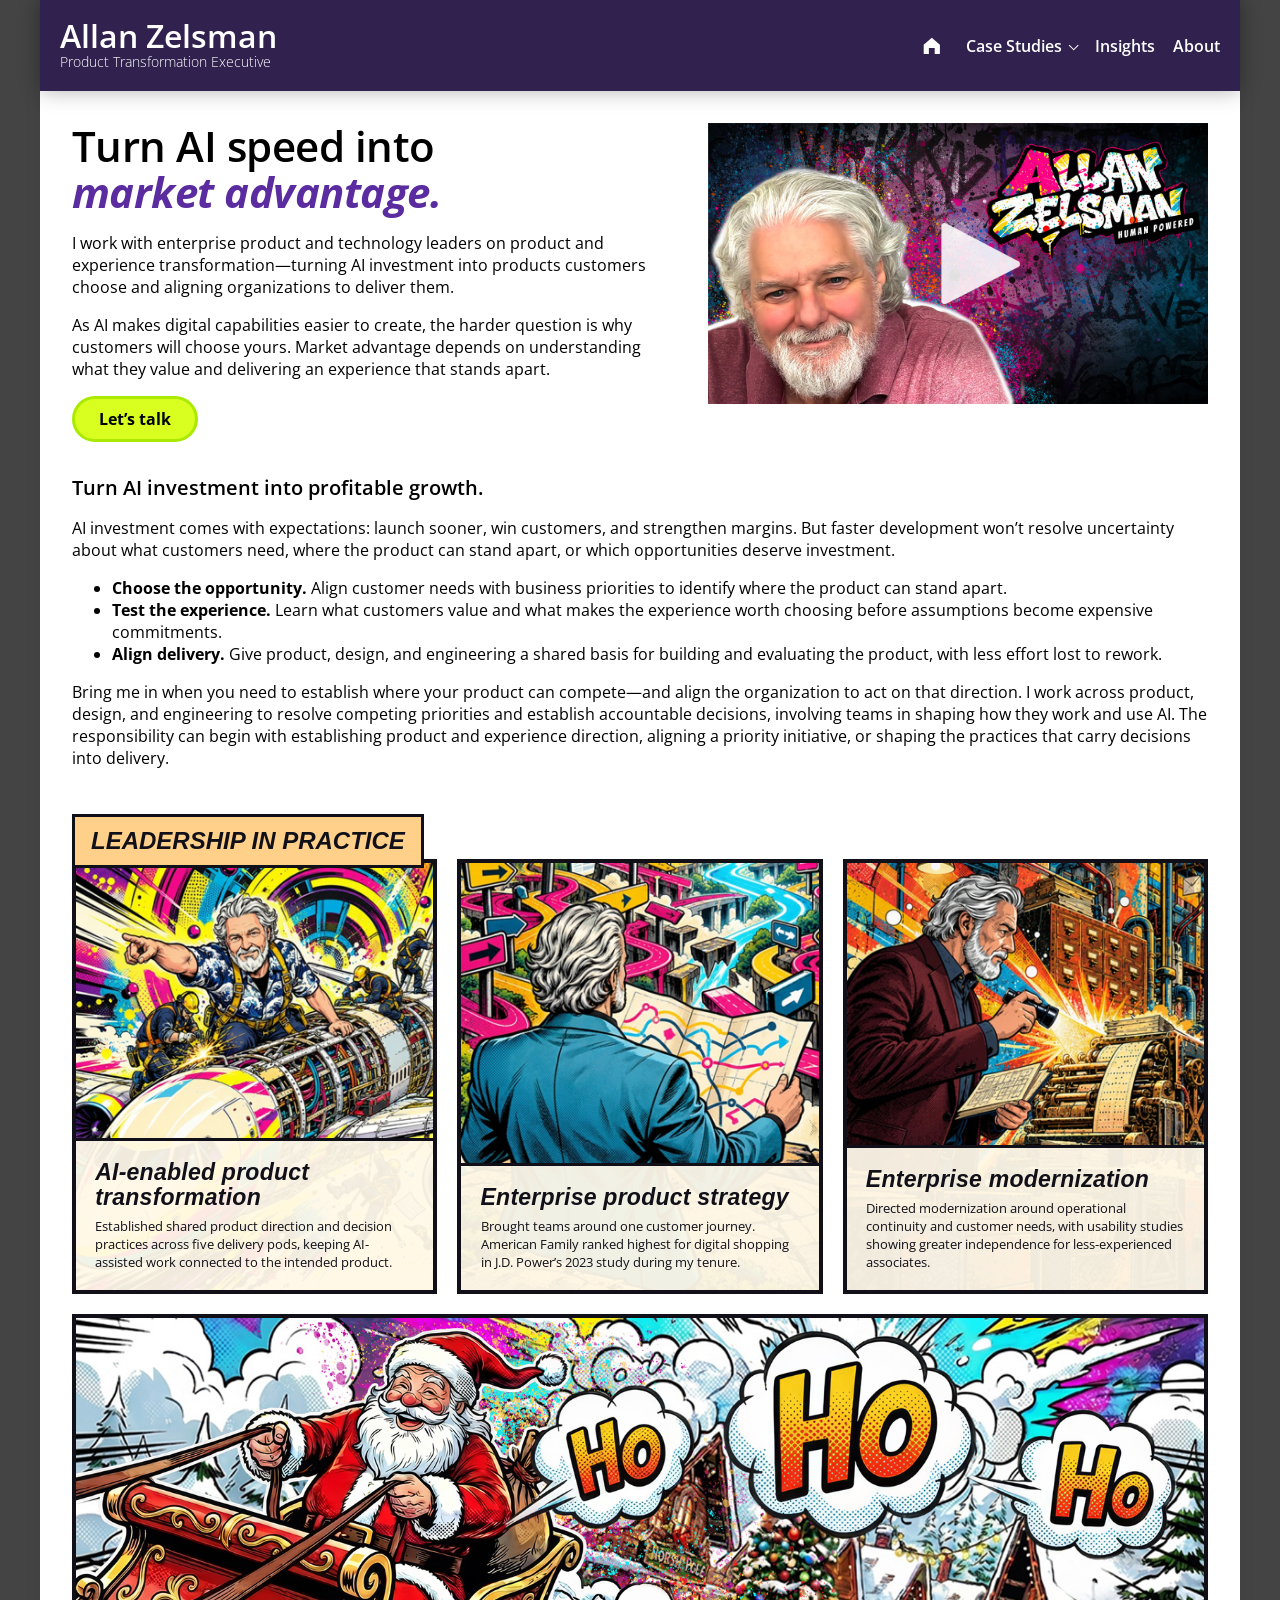
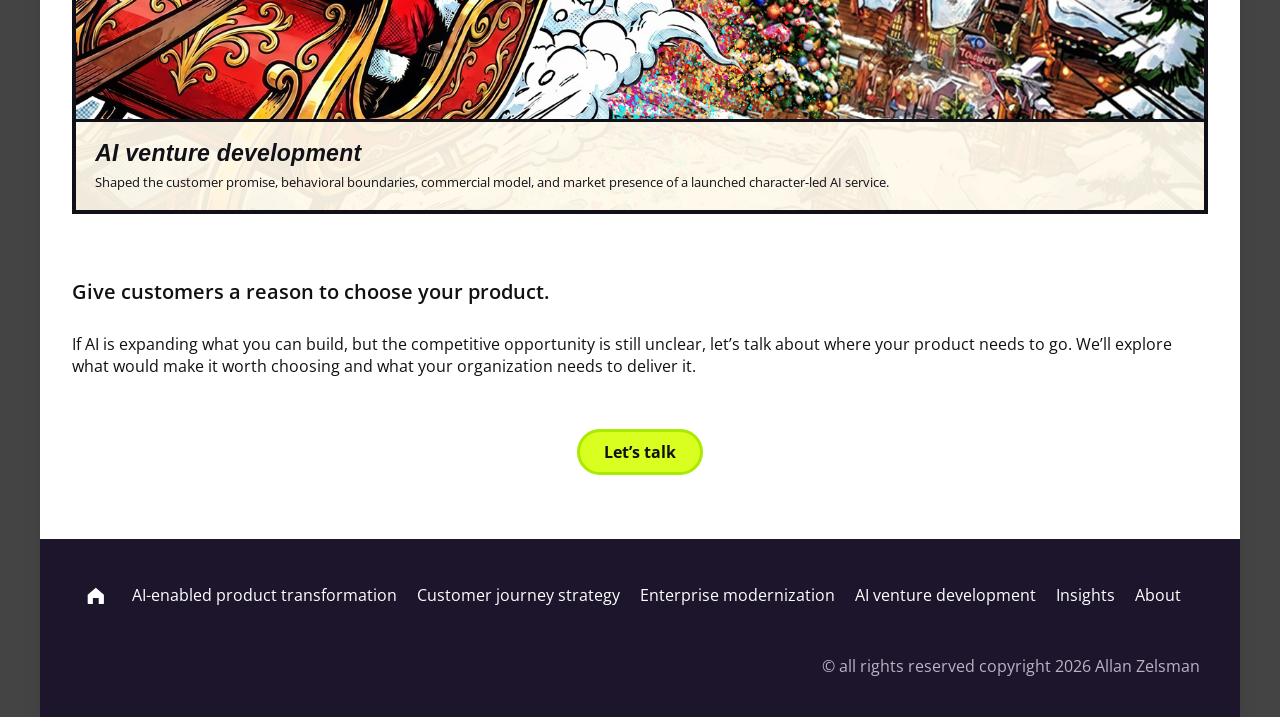
<file: index.html>
<!DOCTYPE html>
<html lang="en">
<head>
  <meta charset="UTF-8" />
  <meta name="viewport" content="width=device-width, initial-scale=1.0"/>
  <title>Allan Zelsman | Product Transformation Executive</title>
  <meta name="description" content="Product transformation executive Allan Zelsman connects customer understanding, experience strategy, and organizational alignment to turn AI opportunity into products customers choose." />
  <link rel="stylesheet" href="css/global.css?v=20261026-3" />
  <link rel="stylesheet" href="css/index.css?v=20261021-6" />
    <script src="local-scripts.js?v=20261026-2" defer></script>
</head>
<body>
<main id="main-container" class="container" role="main" tabindex="-1">
    <header id="header" role="banner">
    </header>

    <!-- Main content section -->
    <section class="content" aria-label="Main Content">
          <section id="hero" class="content-container flex-row-wrap">
            <div class="hero-text">
              <h1 class="hero-title">
                Turn AI speed into
                <span class="hero-title__line"><em class="hero-title__accent">market advantage.</em></span>
              </h1>
              <p class="hero-supporting">
                I work with enterprise product and technology leaders on product and experience transformation—turning AI investment into products customers choose and aligning organizations to deliver them.
              </p>
              <p>As AI makes digital capabilities easier to create, the harder question is why customers will choose yours. Market advantage depends on understanding what they value and delivering an experience that stands apart.</p>
              
            <section id="hero-cta" aria-label="Start a conversation">
              <a href="contact.html" class="cta-button">Let’s talk</a>
            </section>
            </div>
            <div class="hero-image">
              <a href="#" class="media-trigger" data-type="youtube" data-video="https://www.youtube.com/embed/Zq8h3znCR3E?modestbranding=1&rel=0&showinfo=0" data-aspect="9:16" aria-label="Play Allan’s introduction video">
            <img class="hero-image" src="img/AZ-homepage-thumb.jpg" alt="Allan Zelsman — watch his introduction" />
          </a>
            </div>
            
            <!-- <div class="hero">
              <div class="hero-video-wrapper">
              <iframe 
                  src="https://www.youtube.com/embed/Zq8h3znCR3E?modestbranding=1&rel=0&showinfo=0" 
                  title="Allan Zelsman's Portfolio" 
                  frameborder="0" 
                  allow="accelerometer; autoplay; clipboard-write; encrypted-media; gyroscope; picture-in-picture; web-share" 
                  referrerpolicy="strict-origin-when-cross-origin" 
                  allowfullscreen>
              </iframe>
              </div>
            </div> -->
          </section>
          
        <div id="content-container">
            
            <section aria-labelledby="ai-investment-title">
              <h2 id="ai-investment-title">Turn AI investment into profitable growth.</h2>
              <p>AI investment comes with expectations: launch sooner, win customers, and strengthen margins. But faster development won’t resolve uncertainty about what customers need, where the product can stand apart, or which opportunities deserve investment.</p>
              <ul class="po-moves">
                <li><strong>Choose the opportunity.</strong> Align customer needs with business priorities to identify where the product can stand apart.</li>
                <li><strong>Test the experience.</strong> Learn what customers value and what makes the experience worth choosing before assumptions become expensive commitments.</li>
                <li><strong>Align delivery.</strong> Give product, design, and engineering a shared basis for building and evaluating the product, with less effort lost to rework.</li>
              </ul>
              <p>Bring me in when you need to establish where your product can compete—and align the organization to act on that direction. I work across product, design, and engineering to resolve competing priorities and establish accountable decisions, involving teams in shaping how they work and use AI. The responsibility can begin with establishing product and experience direction, aligning a priority initiative, or shaping the practices that carry decisions into delivery.</p>
            </section>
            <p class="projects-caption">Leadership in practice</p>
            <div class="projects-grid">
                <a class="project-story-card project-story-card--artizent" href="artizent.html" aria-label="Read the Artizent and Insurity case study">
                  <img class="project-story-card__art" src="img/Artizent-card.jpg" alt="Allan directs a team completing an unfinished passenger jet while it is already flying" />
                  <span class="project-story-card__copy">
                    <span class="project-story-card__title">AI-enabled product transformation</span>
                    <span class="project-story-card__message">Established shared product direction and decision practices across five delivery pods, keeping AI-assisted work connected to the intended product.</span>
                  </span>
                </a>

                <a class="project-story-card project-story-card--afi" href="afi.html" aria-label="Read the American Family Insurance case study">
                  <img class="project-story-card__art" src="img/AFI-card.jpg" alt="Allan studies a map from behind while competing customer journeys point in many directions and converge toward one path" />
                  <span class="project-story-card__copy">
                    <span class="project-story-card__title">Enterprise product strategy</span>
                    <span class="project-story-card__message">Brought teams around one customer journey. American Family ranked highest for digital shopping in J.D. Power’s 2023 study during my tenure.</span>
                  </span>
                </a>

                <a class="project-story-card project-story-card--cgi" href="cgi.html" aria-label="Read the CGI Momentum case study">
                  <img class="project-story-card__art" src="img/CGI-card.jpg" alt="Allan examines layers of interconnected legacy machinery operating beneath an institutional archive" />
                  <span class="project-story-card__copy">
                    <span class="project-story-card__title">Enterprise modernization</span>
                    <span class="project-story-card__message">Directed modernization around operational continuity and customer needs, with usability studies showing greater independence for less-experienced associates.</span>
                  </span>
                </a>

                <a class="project-story-card project-story-card--smc" href="smc.html" aria-label="Read the Santa's Magic Call case study">
                  <img class="project-story-card__art" src="img/Santa-card.jpg" alt="Santa launches over the North Pole village in his sleigh, trailing an explosive ribbon of manga-inspired snow" />
                  <span class="project-story-card__copy">
                    <span class="project-story-card__title">AI venture development</span>
                    <span class="project-story-card__message">Shaped the customer promise, behavioral boundaries, commercial model, and market presence of a launched character-led AI service.</span>
                  </span>
                </a>
            </div>

            <!--
            <div class="recommendation">
              <img src="img/thumbs-up-icon.png" alt="Thumbs up" />
              <div class="recommendation-text">
                <strong>Recommendations</strong>
                <ul class="testimonial-list">
                  <li>
                    “Allan has both a deep understanding of design, and of the technical details required to deliver complex products. He’s a collaborative leader who brings clarity and momentum to every team.”
                    <br><span class="recommendation-author">— Colleague & Product Owner</span>
                  </li>
                  <li>
                    “Working with Allan was a masterclass in product strategy and UX. He’s able to translate vision into actionable steps and inspire teams to deliver their best work.”
                    <br><span class="recommendation-author">— Senior UX Designer</span>
                  </li>
                  <li>
                    “Allan’s ability to bridge business, design, and engineering is rare. He’s a trusted partner for any high-stakes initiative.”
                    <br><span class="recommendation-author">— CTO</span>
                  </li>
                </ul>
              </div>
            </div>
            -->
        </div>
    </section>

    <!-- Call to Action section -->
    <section id="cta" class="content-invitation" data-cta="" data-cta-heading="Give customers a reason to choose your product." data-cta-context="If AI is expanding what you can build, but the competitive opportunity is still unclear, let’s talk about where your product needs to go. We’ll explore what would make it worth choosing and what your organization needs to deliver it." data-cta-label="Let’s talk" data-cta-href="contact.html" aria-label="Start a conversation">
    </section>
    <footer id="footer" role="contentinfo">
    </footer>
</main>
</body>
</html>
</file>
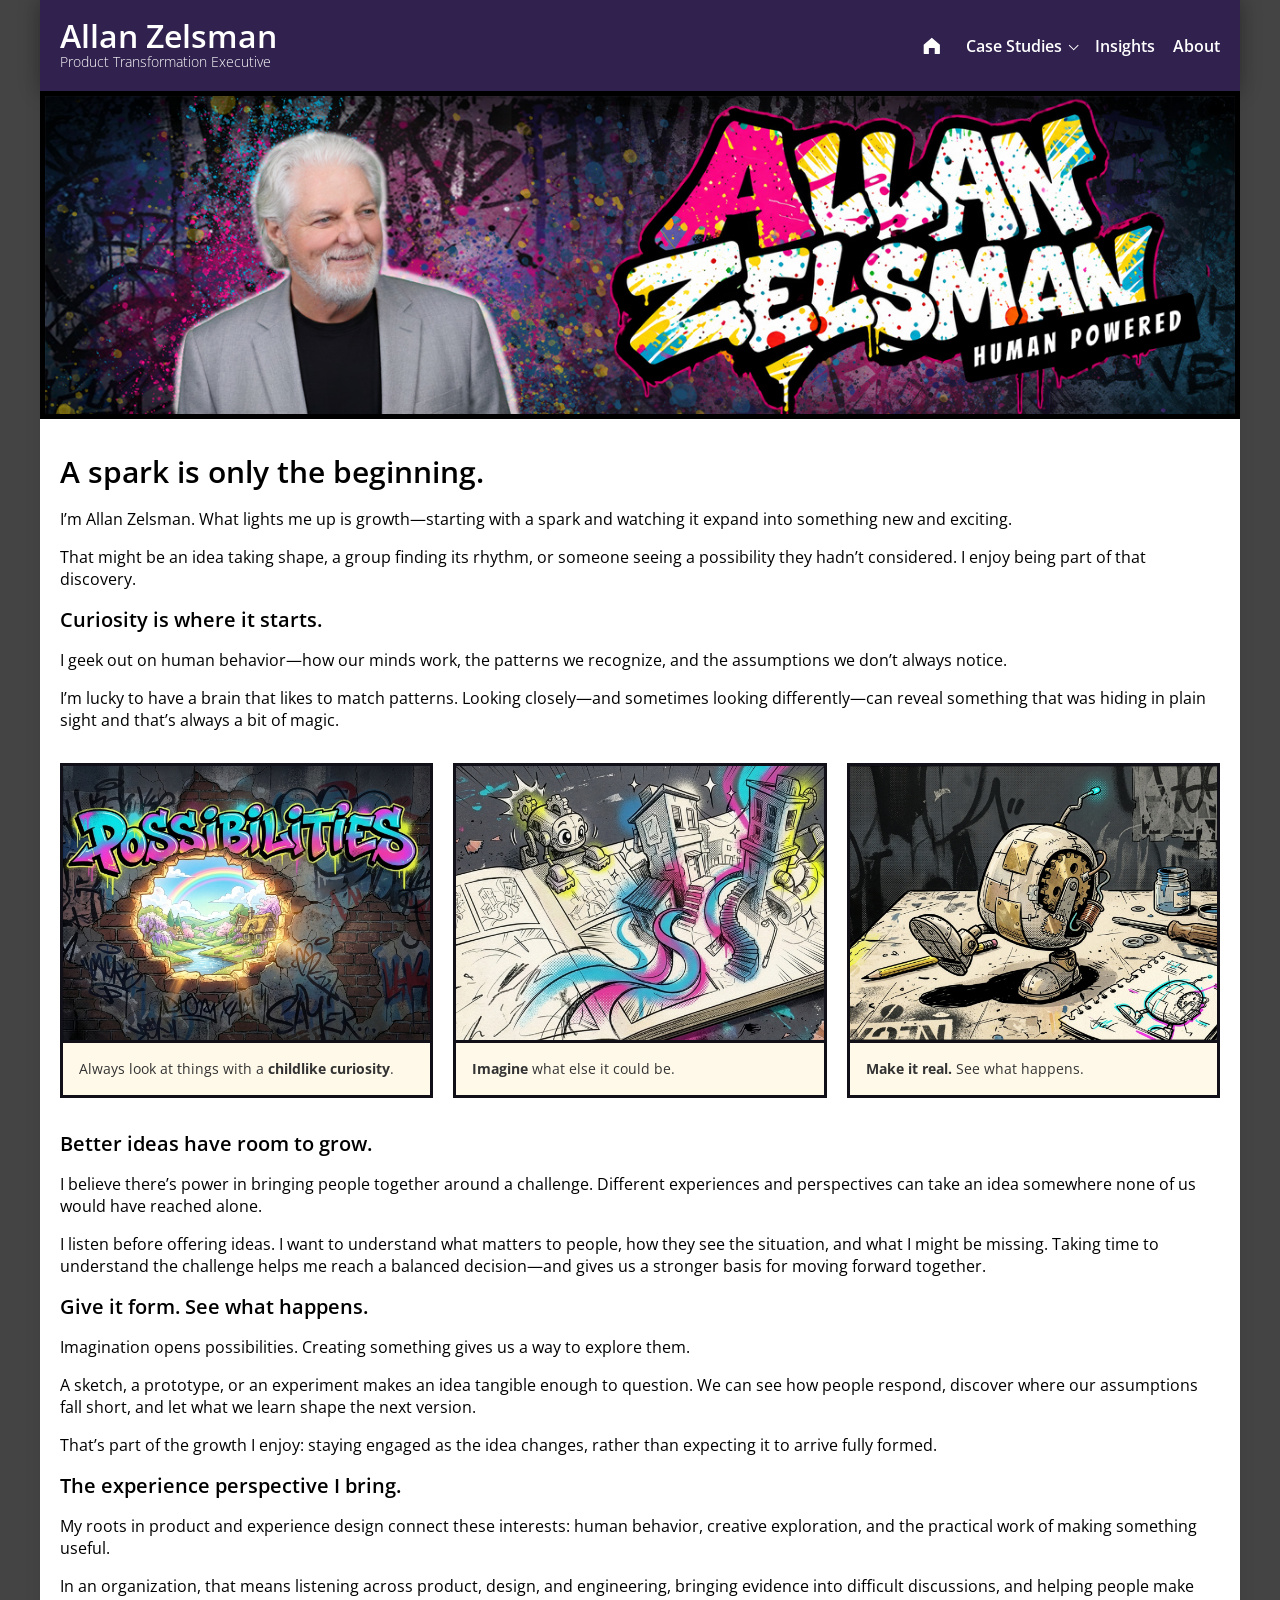
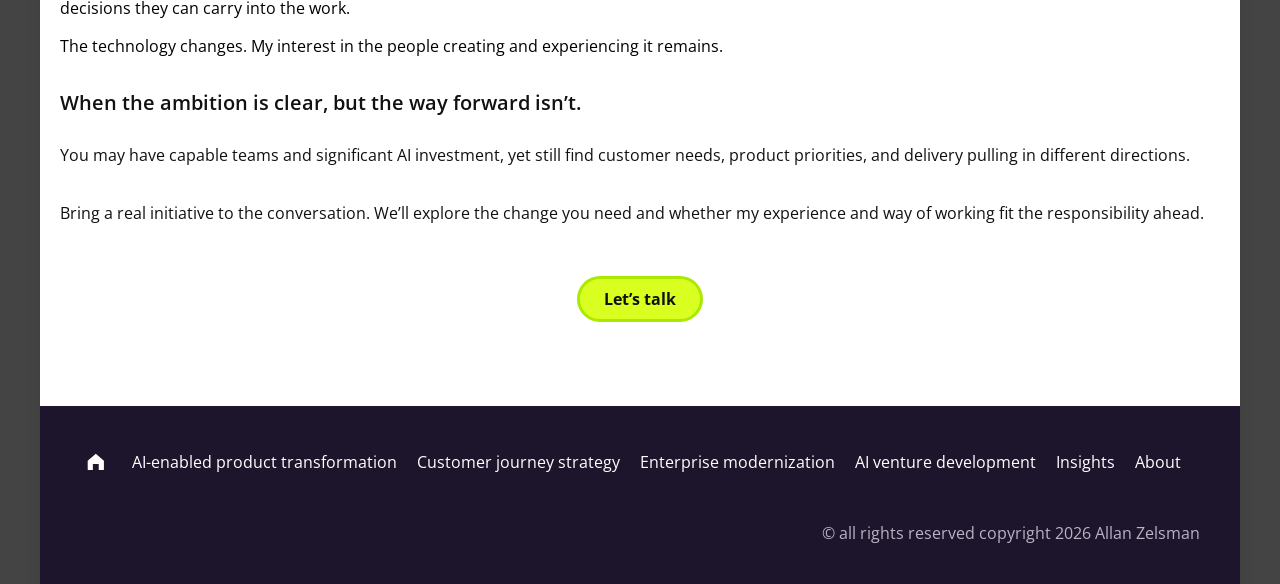
<file: about.html>
<!DOCTYPE html>
<html lang="en">
<head>
  <meta charset="UTF-8" />
  <meta name="viewport" content="width=device-width, initial-scale=1.0" />
  <title>About Allan Zelsman | Product Transformation Executive</title>
  <meta name="description" content="Meet Allan Zelsman: product and experience roots, cross-functional leadership, and a practical approach to AI-enabled product transformation." />
  <link rel="stylesheet" href="css/global.css?v=20261026-3" />
  <link rel="stylesheet" href="css/afi.css?v=20261012-2" />
  <link rel="stylesheet" href="css/about.css?v=20261023-2" />
  <script src="local-scripts.js?v=20261026-2" defer></script>
</head>
<body>
<main id="main-container" class="container" tabindex="-1">
  <header id="header" role="banner"></header>

  <div class="hero bordered">
    <img src="img/about-hero.jpg" alt="Allan Zelsman beside expressive comic lettering" />
  </div>

  <section class="content-container about-content" aria-label="About Allan Zelsman">
    <article>
      <h1 class="with-subtitle">A spark is only the beginning.</h1>
      <p>I’m Allan Zelsman. What lights me up is growth—starting with a spark and watching it expand into something new and exciting.</p>
      <p>That might be an idea taking shape, a group finding its rhythm, or someone seeing a possibility they hadn’t considered. I enjoy being part of that discovery.</p>

      <section aria-labelledby="about-curiosity-title">
        <h2 id="about-curiosity-title">Curiosity is where it starts.</h2>
        <p>I geek out on human behavior—how our minds work, the patterns we recognize, and the assumptions we don’t always notice.</p>
        <p>I’m lucky to have a brain that likes to match patterns. Looking closely—and sometimes looking differently—can reveal something that was hiding in plain sight and that’s always a bit of magic.</p>
      </section>

      <section class="about-story" aria-label="Curiosity, imagination, and making">
        <div class="card about-story__card">
          <a href="#" class="media-trigger" data-type="image" data-src="img/about-possibilities.jpg" data-title="Possibilities" data-description="If we want to change the way something looks, we need to change the way we look at it. There's a gift waiting, we just have to listen." aria-label="Open image and story: curiosity beneath the surface">
            <img src="img/about-possibilities.jpg" alt="A graffiti wall marked Possibilities opens onto a bright pastoral landscape with a rainbow" />
          </a>
          <div class="card-content"><p>Always look at things with a <strong>childlike curiosity</strong>.</p></div>
        </div>
        <div class="card about-story__card">
          <a href="#" class="media-trigger" data-type="image" data-src="img/about-sketchbook.jpg" data-title="Imagine" data-description="I enjoy following a spark beyond the obvious. Different perspectives can take an idea somewhere I wouldn’t have reached alone. That’s part of the excitement: discovering what it could become." aria-label="Open image and story: imagination">
            <img src="img/about-sketchbook.jpg" alt="An open sketchbook comes to life with whimsical buildings, winding colored paths, and a playful mechanical creature" />
          </a>
          <div class="card-content"><p><strong>Imagine</strong> what else it could be.</p></div>
        </div>
        <div class="card about-story__card">
          <a href="#" class="media-trigger" data-type="image" data-src="img/about-bot.jpg" data-title="Make it real" data-description="Making something gives me a way to explore it. I can question my assumptions, see how people respond, and let what I learn shape the next version. Watching it grow is what lights me up." aria-label="Open image and story: making an idea real">
            <img src="img/about-bot.jpg" alt="A handmade mechanical invention takes a tentative step on a workbench beside its sketch and tools" />
          </a>
          <div class="card-content"><p><strong>Make it real.</strong> See what happens.</p></div>
        </div>
      </section>

      <section aria-labelledby="about-together-title">
        <h2 id="about-together-title">Better ideas have room to grow.</h2>
        <p>I believe there’s power in bringing people together around a challenge. Different experiences and perspectives can take an idea somewhere none of us would have reached alone.</p>
        <p>I listen before offering ideas. I want to understand what matters to people, how they see the situation, and what I might be missing. Taking time to understand the challenge helps me reach a balanced decision—and gives us a stronger basis for moving forward together.</p>
      </section>

      <section aria-labelledby="about-creation-title">
        <h2 id="about-creation-title">Give it form. See what happens.</h2>
        <p>Imagination opens possibilities. Creating something gives us a way to explore them.</p>
        <p>A sketch, a prototype, or an experiment makes an idea tangible enough to question. We can see how people respond, discover where our assumptions fall short, and let what we learn shape the next version.</p>
        <p>That’s part of the growth I enjoy: staying engaged as the idea changes, rather than expecting it to arrive fully formed.</p>
      </section>

      <section aria-labelledby="about-experience-title">
        <h2 id="about-experience-title">The experience perspective I bring.</h2>
        <p>My roots in product and experience design connect these interests: human behavior, creative exploration, and the practical work of making something useful.</p>
        <p>In an organization, that means listening across product, design, and engineering, bringing evidence into difficult discussions, and helping people make decisions they can carry into the work.</p>
        <p>The technology changes. My interest in the people creating and experiencing it remains.</p>
      </section>

      <section id="about-cta" class="content-invitation" data-cta="" data-cta-heading="When the ambition is clear, but the way forward isn’t." data-cta-context="You may have capable teams and significant AI investment, yet still find customer needs, product priorities, and delivery pulling in different directions." data-cta-followup="Bring a real initiative to the conversation. We’ll explore the change you need and whether my experience and way of working fit the responsibility ahead." data-cta-label="Let’s talk" data-cta-href="contact.html" aria-label="Start a conversation"></section>
    </article>
  </section>


  <footer id="footer" role="contentinfo"></footer>
</main>
</body>
</html>
</file>
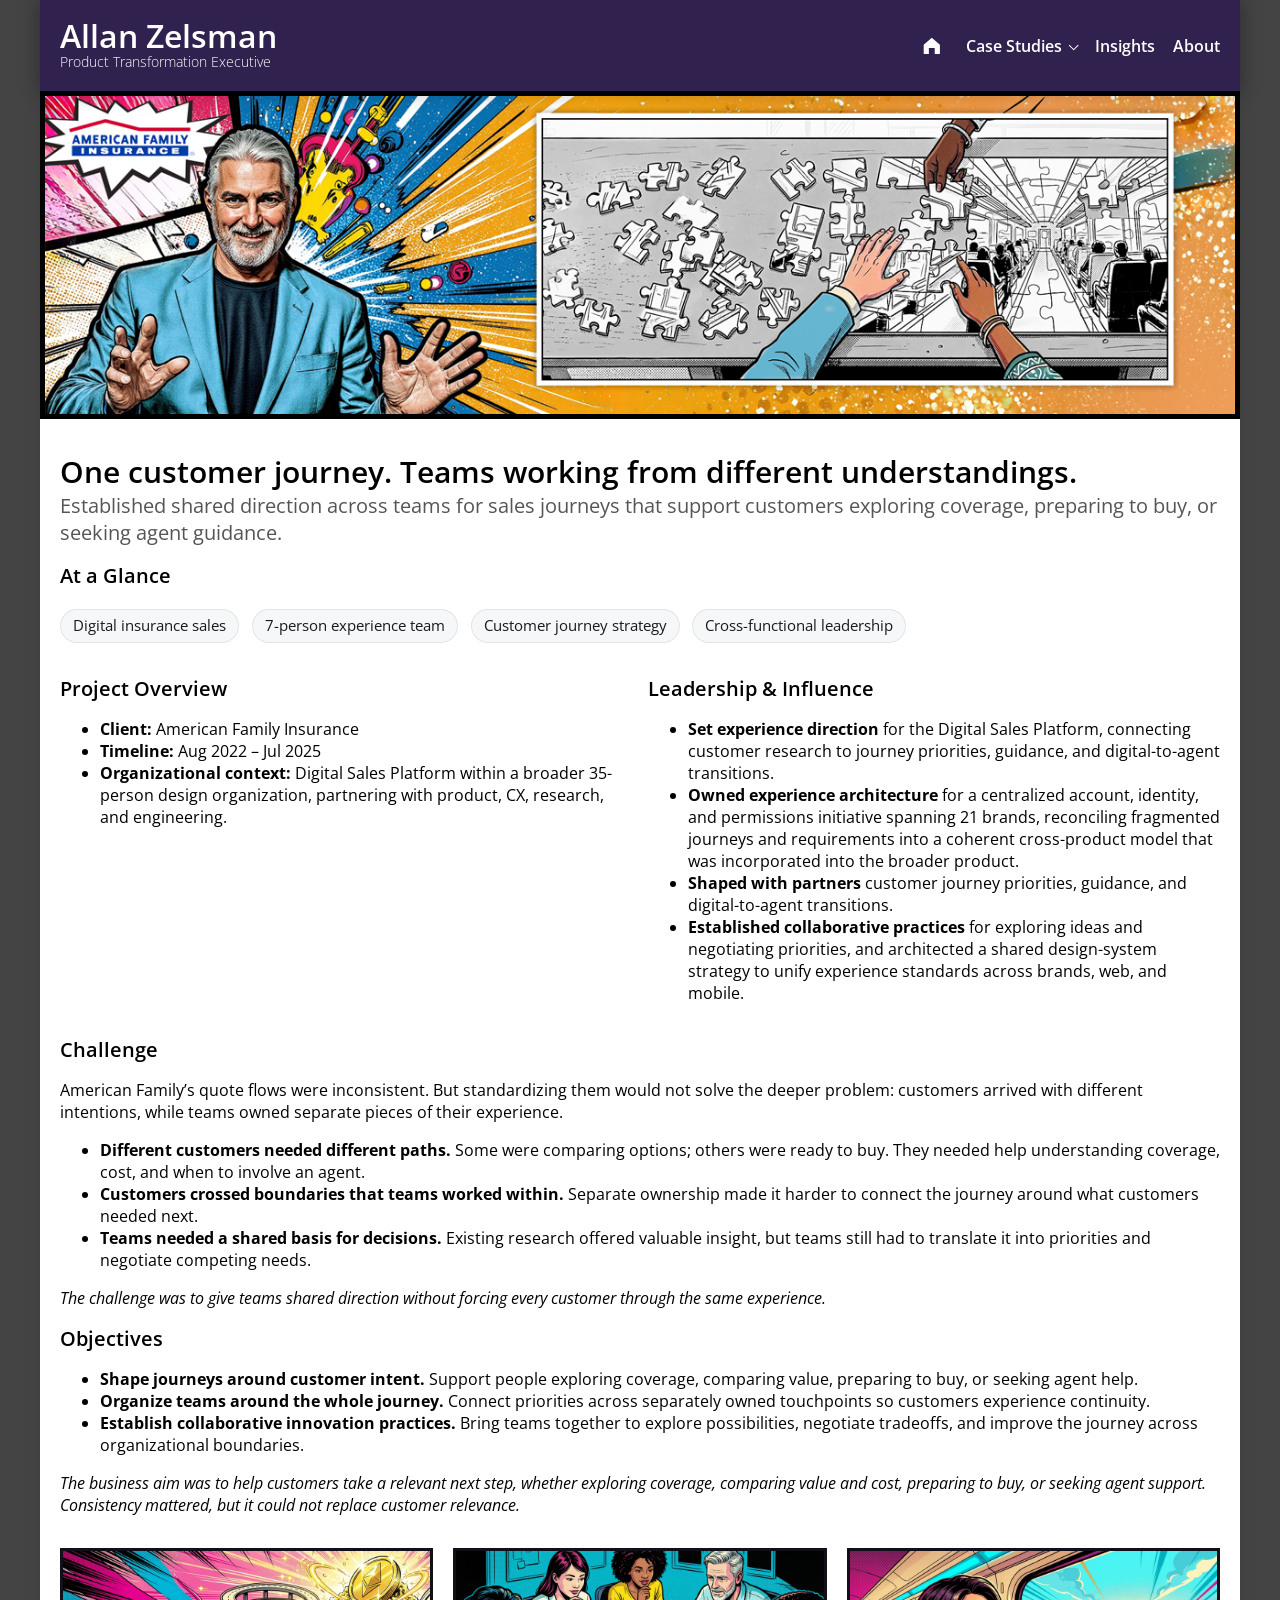
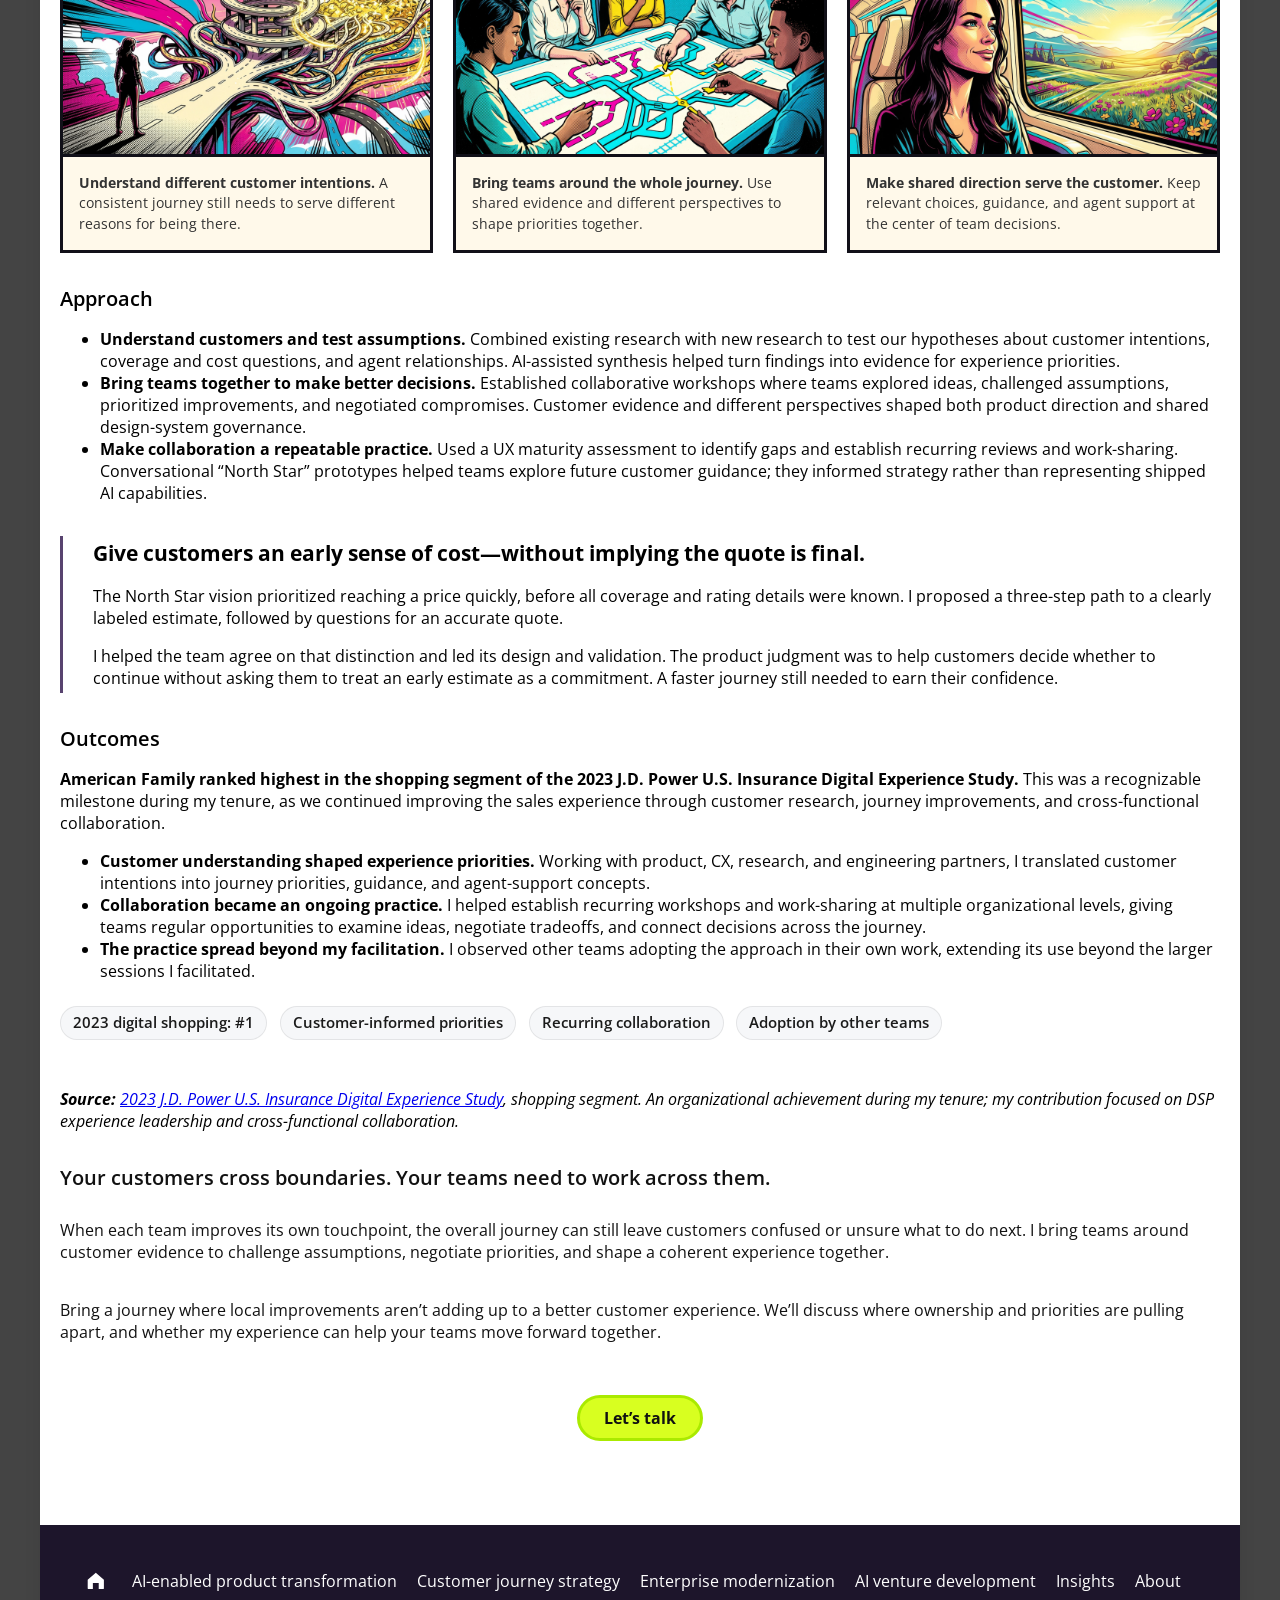
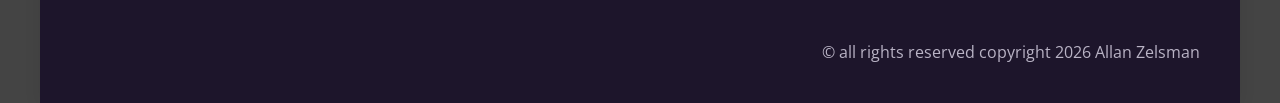
<file: afi.html>
<!DOCTYPE html>
<html lang="en">
<head>
  <meta charset="UTF-8" />
  <meta name="viewport" content="width=device-width, initial-scale=1.0"/>
  <title>American Family | Enterprise Sales Transformation</title>
  <meta name="description" content="Leading digital sales experience strategy, team alignment, and reusable product foundations at American Family Insurance." />
  <link rel="stylesheet" href="css/global.css?v=20261026-3" />
  <link rel="stylesheet" href="css/artizent.css?v=20261017-3" />
  <link rel="stylesheet" href="css/afi.css?v=20261017-4" />
    <script src="local-scripts.js?v=20261026-2" defer></script>
</head>
<body>
<div id="main-container" class="container" role="main" tabindex="-1">
    <header id="header" role="banner">
    </header>

     <div class="hero bordered" role="img" aria-label="Phones UI mockups background image">
        <img src="img/afi-hero.jpg" alt="American Family Insurance Hero Image" />
    </div>


    <!-- Main content section -->
    <section class="content-container" aria-label="Main Content">
       <article>
          <h1 class="with-subtitle">One customer journey. Teams working from different understandings.</h1>
          <p class="subtitle">Established shared direction across teams for sales journeys that support customers exploring coverage, preparing to buy, or seeking agent guidance.</p>

          <section id="afi-at-a-glance" aria-labelledby="afi-at-a-glance-title">
            <h2 id="afi-at-a-glance-title">At a Glance</h2>

            <!-- Chips: keep structure identical to other case studies (no icons) -->
            <ul class="chip-row" role="list">
              <li class="chip">Digital insurance sales</li>
              <li class="chip">7-person experience team</li>
              <li class="chip">Customer journey strategy</li>
              <li class="chip">Cross-functional leadership</li>
            </ul>
          </section>
          <section id="project-overview" class="responsive-row" aria-labelledby="project-overview-title">
              <div>
                <h2 id="project-overview-title">Project Overview</h2>
                <ul>
                  <li><b>Client:</b> American Family Insurance</li>
                  <li><b>Timeline:</b> Aug 2022 – Jul 2025</li>
                  <li><b>Organizational context:</b> Digital Sales Platform within a broader 35-person design organization, partnering with product, CX, research, and engineering.</li>
                </ul>
              </div>
              <div>
                <h2 id="tools-methods-title">Leadership &amp; Influence</h2>
                <ul>
                  <li><b>Set experience direction</b> for the Digital Sales Platform, connecting customer research to journey priorities, guidance, and digital-to-agent transitions.</li>
                  <li><b>Owned experience architecture</b> for a centralized account, identity, and permissions initiative spanning 21 brands, reconciling fragmented journeys and requirements into a coherent cross-product model that was incorporated into the broader product.</li>
                  <li><b>Shaped with partners</b> customer journey priorities, guidance, and digital-to-agent transitions.</li>
                  <li><b>Established collaborative practices</b> for exploring ideas and negotiating priorities, and architected a shared design-system strategy to unify experience standards across brands, web, and mobile.</li>
                </ul>
              </div>
        </section>

        <section id="afi-challenge" aria-labelledby="afi-challenge-title">
          <h2 id="afi-challenge-title">Challenge</h2>
          <p>American Family’s quote flows were inconsistent. But standardizing them would not solve the deeper problem: customers arrived with different intentions, while teams owned separate pieces of their experience.</p>
<ul class="po-moves">
            <li><strong>Different customers needed different paths.</strong> Some were comparing options; others were ready to buy. They needed help understanding coverage, cost, and when to involve an agent.</li>
            <li><strong>Customers crossed boundaries that teams worked within.</strong> Separate ownership made it harder to connect the journey around what customers needed next.</li>
            <li><strong>Teams needed a shared basis for decisions.</strong> Existing research offered valuable insight, but teams still had to translate it into priorities and negotiate competing needs.</li>
          </ul>
          <p class="note">The challenge was to give teams shared direction without forcing every customer through the same experience.</p>
      </section>

        <section id="afi-vision-objectives" aria-labelledby="afi-vision-title">
          <h2 id="afi-vision-title">Objectives</h2>
          <ul class="po-moves">
            <li><strong>Shape journeys around customer intent.</strong> Support people exploring coverage, comparing value, preparing to buy, or seeking agent help.</li>
            <li><strong>Organize teams around the whole journey.</strong> Connect priorities across separately owned touchpoints so customers experience continuity.</li>
            <li><strong>Establish collaborative innovation practices.</strong> Bring teams together to explore possibilities, negotiate tradeoffs, and improve the journey across organizational boundaries.</li>
          </ul>
          <p class="note">
            The business aim was to help customers take a relevant next step, whether exploring coverage, comparing value and cost, preparing to buy, or seeking agent support. Consistency mattered, but it could not replace customer relevance.
          </p>
        </section>

        <section class="afi-story-placeholders" aria-label="From fragmented journeys to shared product direction">
          <div class="card">
            <a href="#" class="media-trigger" data-type="image" data-src="img/AFI-tangled.jpg" data-title="Understand different customer intentions." data-description="Customers came to explore quotes, weigh coverage against cost, buy insurance, or seek agent support. Reviewing existing research helped distinguish these intentions instead of treating every customer as ready to purchase." data-proof="Customer understanding gave teams a basis for questioning whether standardization alone would solve the problem." aria-label="Open image and story: Understand different customer intentions">
              <img class="afi-story-image" src="img/AFI-tangled.jpg" alt="A customer faces a tangled network of winding roads leading toward a distant golden destination, illustrated in vivid comic-book colors." />
            </a>
            <div class="card-content"><p><strong>Understand different customer intentions.</strong> A consistent journey still needs to serve different reasons for being there.</p></div>
          </div>
          <div class="card">
            <a href="#" class="media-trigger" data-type="image" data-src="img/AFI-journeyMap.jpg" data-title="Bring teams around the whole journey." data-description="Collaborative workshops brought stakeholders and teams together to review customer findings, explore ideas, negotiate compromises, and shape shared practices. Participation helped build support and changed the thinking behind the direction." data-proof="The leadership contribution was helping people make better collective decisions across separately owned parts of the experience." aria-label="Open image and story: Bring teams around the whole journey">
              <img class="afi-story-image" src="img/AFI-journeyMap.jpg" alt="Five colleagues collaborate around a shared customer-journey map, connecting cyan and magenta routes in a graphic-novel illustration." />
            </a>
            <div class="card-content"><p><strong>Bring teams around the whole journey.</strong> Use shared evidence and different perspectives to shape priorities together.</p></div>
          </div>
          <div class="card">
            <a href="#" class="media-trigger" data-type="image" data-src="img/AFI-onTheTrain.jpg" data-title="Make shared direction serve the customer." data-description="The aim was to help customers take the next step that suited their intention, with guidance and human support where useful. Shared direction connected team decisions to that purpose without requiring every customer to follow the same path." data-proof="This illustrates the intended customer benefit, rather than a measured improvement in satisfaction or confidence." aria-label="Open image and story: Make shared direction serve the customer">
              <img class="afi-story-image" src="img/AFI-onTheTrain.jpg" alt="A woman sits comfortably on the train, looking toward a bright landscape through the window in a colorful comic illustration." />
            </a>
            <div class="card-content"><p><strong>Make shared direction serve the customer.</strong> Keep relevant choices, guidance, and agent support at the center of team decisions.</p></div>
          </div>
        </section>

        <section id="afi-approach" aria-labelledby="afi-approach-title">
          <h2 id="afi-approach-title">Approach</h2>
          <ul class="po-moves">
            <li><strong>Understand customers and test assumptions.</strong> Combined existing research with new research to test our hypotheses about customer intentions, coverage and cost questions, and agent relationships. AI-assisted synthesis helped turn findings into evidence for experience priorities.</li>
            <li><strong>Bring teams together to make better decisions.</strong> Established collaborative workshops where teams explored ideas, challenged assumptions, prioritized improvements, and negotiated compromises. Customer evidence and different perspectives shaped both product direction and shared design-system governance.</li>
            <li><strong>Make collaboration a repeatable practice.</strong> Used a UX maturity assessment to identify gaps and establish recurring reviews and work-sharing. Conversational “North Star” prototypes helped teams explore future customer guidance; they informed strategy rather than representing shipped AI capabilities.</li>
          </ul>
          <aside class="decision-callout" aria-label="A product decision in practice">
            <p class="decision-callout-lead">Give customers an early sense of cost—without implying the quote is final.</p>
            <p>The North Star vision prioritized reaching a price quickly, before all coverage and rating details were known. I proposed a three-step path to a clearly labeled estimate, followed by questions for an accurate quote.</p>
            <p>I helped the team agree on that distinction and led its design and validation. The product judgment was to help customers decide whether to continue without asking them to treat an early estimate as a commitment. A faster journey still needed to earn their confidence.</p>
          </aside>
        </section>

        <section id="afi-transformation" aria-labelledby="afi-transformation-title">
          <h2 id="afi-transformation-title">Outcomes</h2>
          <p><strong>American Family ranked highest in the shopping segment of the 2023 J.D. Power U.S. Insurance Digital Experience Study.</strong> This was a recognizable milestone during my tenure, as we continued improving the sales experience through customer research, journey improvements, and cross-functional collaboration.</p>
          <ul class="po-moves">
            <li><strong>Customer understanding shaped experience priorities.</strong> Working with product, CX, research, and engineering partners, I translated customer intentions into journey priorities, guidance, and agent-support concepts.</li>
            <li><strong>Collaboration became an ongoing practice.</strong> I helped establish recurring workshops and work-sharing at multiple organizational levels, giving teams regular opportunities to examine ideas, negotiate tradeoffs, and connect decisions across the journey.</li>
            <li><strong>The practice spread beyond my facilitation.</strong> I observed other teams adopting the approach in their own work, extending its use beyond the larger sessions I facilitated.</li>
          </ul>
          <div class="chip-row" role="list">
            <span class="chip" role="listitem"><strong>2023 digital shopping: #1</strong></span>
            <span class="chip" role="listitem"><strong>Customer-informed priorities</strong></span>
            <span class="chip" role="listitem"><strong>Recurring collaboration</strong></span>
            <span class="chip" role="listitem"><strong>Adoption by other teams</strong></span>
          </div>
          <p class="note"><strong>Source:</strong> <a href="https://www.jdpower.com/business/press-releases/2023-us-insurance-digital-experience-study" target="_blank" rel="noopener noreferrer">2023 J.D. Power U.S. Insurance Digital Experience Study</a>, shopping segment. An organizational achievement during my tenure; my contribution focused on DSP experience leadership and cross-functional collaboration.</p>
        </section>
        <section id="afi-cta" class="content-invitation" data-cta="" data-cta-heading="Your customers cross boundaries. Your teams need to work across them." data-cta-context="When each team improves its own touchpoint, the overall journey can still leave customers confused or unsure what to do next. I bring teams around customer evidence to challenge assumptions, negotiate priorities, and shape a coherent experience together." data-cta-followup="Bring a journey where local improvements aren’t adding up to a better customer experience. We’ll discuss where ownership and priorities are pulling apart, and whether my experience can help your teams move forward together." data-cta-label="Let’s talk" data-cta-href="contact.html" aria-label="Start a conversation"></section>
  </article>
    </section>



    <footer id="footer" role="contentinfo"></footer>
</div>
</body>
</html>
</file>
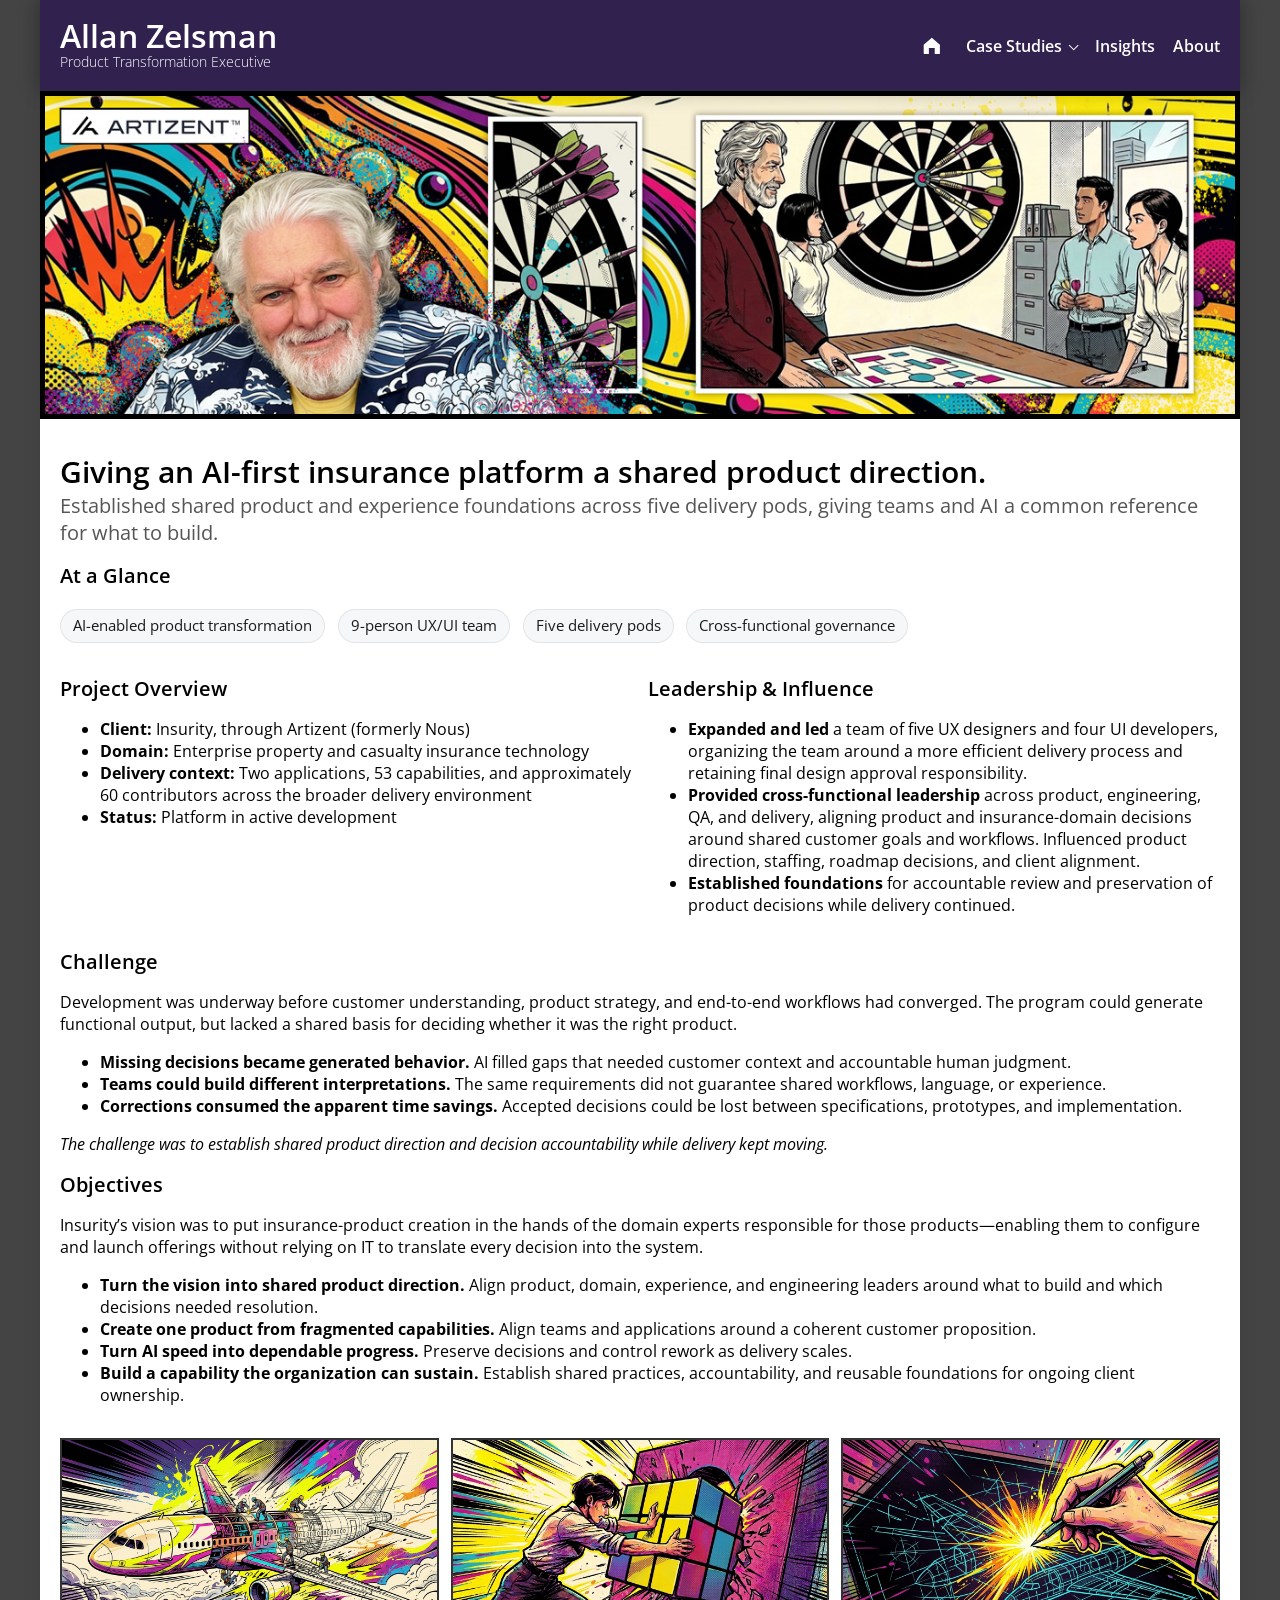
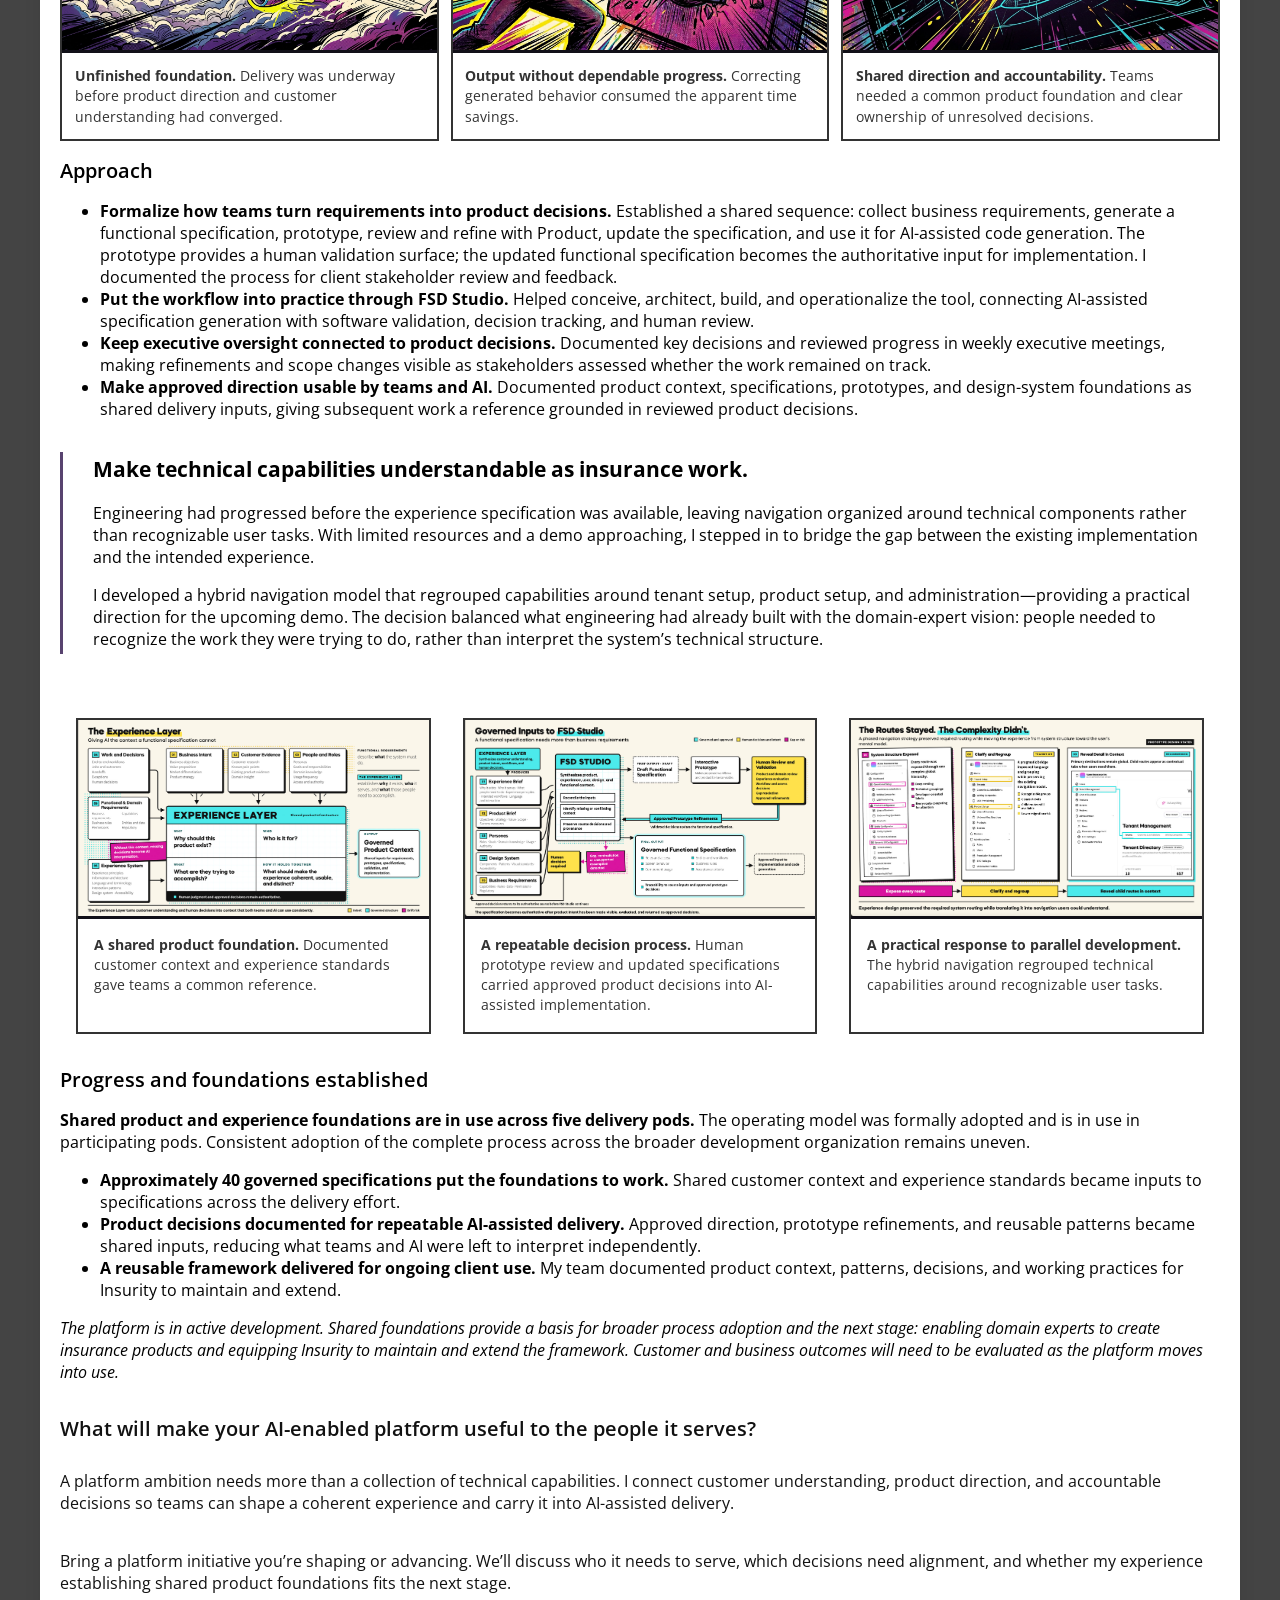
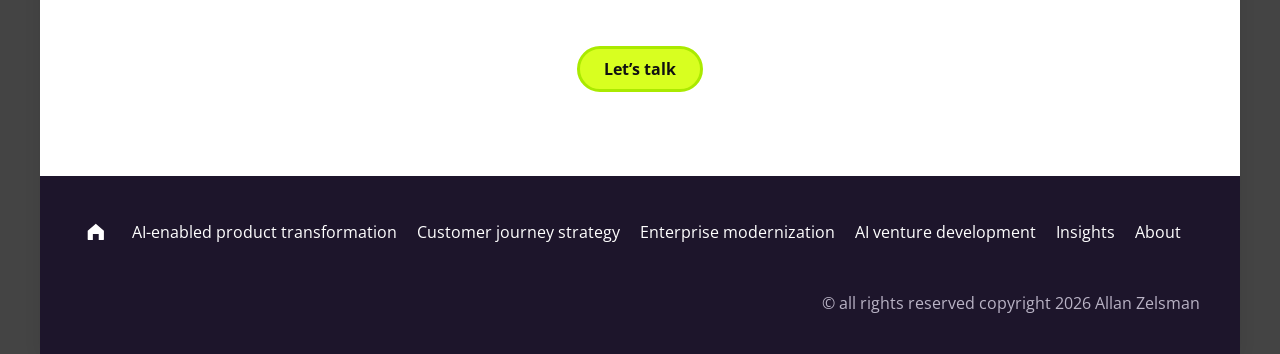
<file: artizent.html>
<!DOCTYPE html>
<html lang="en">
<head>
  <meta charset="UTF-8" />
  <meta name="viewport" content="width=device-width, initial-scale=1.0" />
  <title>Artizent | AI-Enabled Product Transformation</title>
  <meta name="description" content="How Allan Zelsman established shared product and experience foundations across five delivery pods for an AI-first insurance platform in active development." />
  <link rel="stylesheet" href="css/global.css?v=20261026-3" />
  <link rel="stylesheet" href="css/artizent.css?v=20261017-3" />
  <script src="local-scripts.js?v=20261026-2" defer></script>
  <script src="artizent-scripts.js?v=20260928-2" defer></script>
</head>
<body>
<main id="main-container" class="container" tabindex="-1">
  <header id="header" role="banner"></header>

  <div class="hero bordered">
    <img src="img/Artizent-hero.jpg" alt="Allan Zelsman alongside an annotated enterprise product interface highlighting unresolved access decisions" />
  </div>

  <section class="content-container" aria-label="Main Content">
    <article aria-label="Artizent and Insurity case study">
      <h1 class="with-subtitle">Giving an AI-first insurance platform a shared product direction.</h1>
      <p class="subtitle">Established shared product and experience foundations across five delivery pods, giving teams and AI a common reference for what to build.</p>

      <section class="mandate" aria-labelledby="artizent-at-a-glance-title">
        <h2 id="artizent-at-a-glance-title">At a Glance</h2>
        <div class="chip-row" role="list">
          <span class="chip" role="listitem">AI-enabled product transformation</span>
          <span class="chip" role="listitem">9-person UX/UI team</span>
          <span class="chip" role="listitem">Five delivery pods</span>
          <span class="chip" role="listitem">Cross-functional governance</span>
        </div>
      </section>

      <section id="project-overview" class="responsive-row" aria-labelledby="project-overview-title">
        <div>
          <h2 id="project-overview-title">Project Overview</h2>
          <ul>
            <li><b>Client:</b> Insurity, through Artizent (formerly Nous)</li>
            <li><b>Domain:</b> Enterprise property and casualty insurance technology</li>
            <li><b>Delivery context:</b> Two applications, 53 capabilities, and approximately 60 contributors across the broader delivery environment</li>
            <li><b>Status:</b> Platform in active development</li>
          </ul>
        </div>
        <div>
          <h2>Leadership &amp; Influence</h2>
          <ul>
            <li><b>Expanded and led</b> a team of five UX designers and four UI developers, organizing the team around a more efficient delivery process and retaining final design approval responsibility.</li>
            <li><b>Provided cross-functional leadership</b> across product, engineering, QA, and delivery, aligning product and insurance-domain decisions around shared customer goals and workflows. Influenced product direction, staffing, roadmap decisions, and client alignment.</li>
            <li><b>Established foundations</b> for accountable review and preservation of product decisions while delivery continued.</li>
          </ul>
        </div>
      </section>

      <section id="artizent-challenge" aria-labelledby="artizent-challenge-title">
        <h2 id="artizent-challenge-title">Challenge</h2>
        <p>Development was underway before customer understanding, product strategy, and end-to-end workflows had converged. The program could generate functional output, but lacked a shared basis for deciding whether it was the right product.</p>
<ul class="po-moves">
            <li><strong>Missing decisions became generated behavior.</strong> AI filled gaps that needed customer context and accountable human judgment.</li>
            <li><strong>Teams could build different interpretations.</strong> The same requirements did not guarantee shared workflows, language, or experience.</li>
            <li><strong>Corrections consumed the apparent time savings.</strong> Accepted decisions could be lost between specifications, prototypes, and implementation.</li>
          </ul>
          <p class="note">The challenge was to establish shared product direction and decision accountability while delivery kept moving.</p>
      </section>



      <section id="artizent-vision" aria-labelledby="artizent-vision-title">
        <h2 id="artizent-vision-title">Objectives</h2>
        <p>Insurity’s vision was to put insurance-product creation in the hands of the domain experts responsible for those products—enabling them to configure and launch offerings without relying on IT to translate every decision into the system.</p>
        <ul class="po-moves">
          <li><strong>Turn the vision into shared product direction.</strong> Align product, domain, experience, and engineering leaders around what to build and which decisions needed resolution.</li>
          <li><strong>Create one product from fragmented capabilities.</strong> Align teams and applications around a coherent customer proposition.</li>
          <li><strong>Turn AI speed into dependable progress.</strong> Preserve decisions and control rework as delivery scales.</li>
          <li><strong>Build a capability the organization can sustain.</strong> Establish shared practices, accountability, and reusable foundations for ongoing client ownership.</li>
        </ul>
      </section>

      <section class="card-container challenge-story-strip" aria-label="Challenge visual story">
        <div class="card">
          <a href="#" class="media-trigger" data-type="image" data-src="img/building-the-plane-while-its-in-fligh.jpg" data-title="Delivery began before the product blueprint was complete" data-description="Product and experience work moved in parallel with development before discovery, strategy, workflows, or a north star had converged. The team was effectively building the plane in flight: every new output could expose a missing decision and trigger rework." data-proof="Speed at one stage does not accelerate delivery when the product foundation remains unresolved." aria-label="Open full image: An airplane being assembled while already in flight">
            <img src="img/building-the-plane-while-its-in-fligh.jpg" alt="A commercial airplane being assembled while already flying" />
          </a>
          <div class="card-content"><p><strong>Unfinished foundation.</strong> Delivery was underway before product direction and customer understanding had converged.</p></div>
        </div>
        <div class="card">
          <a href="#" class="media-trigger" data-type="image" data-src="img/square_peg.jpg" data-title="AI output did not fit the product problem" data-description="Business requirements were fed into AI-generated specifications, but their volume, gaps, and unresolved decisions exceeded what the model could reliably reconcile. Outputs looked functional yet drifted from customer problems, forcing teams to spend time correcting invented behavior." data-proof="Ungoverned generation can convert ambiguity into rework and make the overall SDLC slower, not faster." aria-label="Open full image: A square block being forced into a smaller round opening">
            <img src="img/square_peg.jpg" alt="A professional forcing an oversized square block into a smaller round opening" />
          </a>
          <div class="card-content"><p><strong>Output without dependable progress.</strong> Correcting generated behavior consumed the apparent time savings.</p></div>
        </div>
        <div class="card">
          <a href="#" class="media-trigger" data-type="image" data-src="img/finishing-blueprint.jpg" data-title="Complete the foundation while delivery continues" data-description="The recovery required making customer goals, roles, workflows, access decisions, and product intent explicit while teams continued delivering. Those inputs became a blueprint that both people and AI could share." data-proof="Dependable AI delivery begins with a product foundation that prevents each team and generation from reinterpreting intent." aria-label="Open full image: A hand completing an unfinished aircraft blueprint">
            <img src="img/finishing-blueprint.jpg" alt="A hand completing the unfinished blueprint of an aircraft" />
          </a>
          <div class="card-content"><p><strong>Shared direction and accountability.</strong> Teams needed a common product foundation and clear ownership of unresolved decisions.</p></div>
        </div>
      </section>

      <section id="artizent-approach" aria-labelledby="artizent-approach-title">
        <h2 id="artizent-approach-title">Approach</h2>
        <ul class="po-moves">
          <li><strong>Formalize how teams turn requirements into product decisions.</strong> Established a shared sequence: collect business requirements, generate a functional specification, prototype, review and refine with Product, update the specification, and use it for AI-assisted code generation. The prototype provides a human validation surface; the updated functional specification becomes the authoritative input for implementation. I documented the process for client stakeholder review and feedback.</li>
          <li><strong>Put the workflow into practice through FSD Studio.</strong> Helped conceive, architect, build, and operationalize the tool, connecting AI-assisted specification generation with software validation, decision tracking, and human review.</li>
          <li><strong>Keep executive oversight connected to product decisions.</strong> Documented key decisions and reviewed progress in weekly executive meetings, making refinements and scope changes visible as stakeholders assessed whether the work remained on track.</li>
          <li><strong>Make approved direction usable by teams and AI.</strong> Documented product context, specifications, prototypes, and design-system foundations as shared delivery inputs, giving subsequent work a reference grounded in reviewed product decisions.</li>
        </ul>
        <aside class="decision-callout" aria-label="A product decision in practice">
          <p class="decision-callout-lead">Make technical capabilities understandable as insurance work.</p>
          <p>Engineering had progressed before the experience specification was available, leaving navigation organized around technical components rather than recognizable user tasks. With limited resources and a demo approaching, I stepped in to bridge the gap between the existing implementation and the intended experience.</p>
          <p>I developed a hybrid navigation model that regrouped capabilities around tenant setup, product setup, and administration—providing a practical direction for the upcoming demo. The decision balanced what engineering had already built with the domain-expert vision: people needed to recognize the work they were trying to do, rather than interpret the system’s technical structure.</p>
        </aside>
      </section>

      <section class="card-container" aria-label="Approach operating-model evidence">
        <div class="card">
          <a href="#" class="media-trigger" data-type="image" data-src="img/Experience-Layer.jpg" data-title="A shared product foundation." data-description="Customer goals, roles, workflows, language, and experience standards were documented as a common reference for teams and AI-assisted delivery." data-proof="A documented product foundation connecting customer context and experience standards." aria-label="Open full image: The Experience Layer and its governed product inputs">
            <img src="img/Experience-Layer.jpg" alt="Diagram showing business intent, customer evidence, people, workflows, requirements, and experience-system inputs forming a governed Experience Layer" />
          </a>
          <div class="card-content"><p><strong>A shared product foundation.</strong> Documented customer context and experience standards gave teams a common reference.</p></div>
        </div>
        <div class="card">
          <a href="#" class="media-trigger" data-type="image" data-src="img/FSD-Studio.jpg" data-title="A repeatable decision process." data-description="Business requirements informed a functional specification and prototype. Product reviewed and refined the prototype; approved decisions fed back into the functional specification, which became the authoritative input for AI-assisted implementation alongside the design system and other shared foundations." data-proof="A defined workflow linking requirements, human prototype review, updated specifications, and AI-assisted implementation." aria-label="Open full image: Governed inputs to FSD Studio">
            <img src="img/FSD-Studio.jpg" alt="Diagram showing the Experience Brief, Product Brief, personas, design system, and business requirements converging in FSD Studio to produce a governed functional specification" />
          </a>
          <div class="card-content"><p><strong>A repeatable decision process.</strong> Human prototype review and updated specifications carried approved product decisions into AI-assisted implementation.</p></div>
        </div>
        <div class="card">
          <a href="#" class="media-trigger" data-type="image" data-src="img/Decision-Outcome.jpg" data-title="Reconnect parallel work with product intent." data-description="Engineering progressed before the experience specification was available. With limited resources and a demo approaching, I developed a hybrid navigation model that regrouped technical capabilities around tenant setup, product setup, and administration." data-proof="A documented hybrid navigation proposal connecting existing capabilities to recognizable user tasks." aria-label="Open full image: Phased navigation decision from complex system hierarchy to contextual navigation">
            <img src="img/Decision-Outcome.jpg" alt="Annotated comparison showing a complex system hierarchy, a regrouped transition state, and a recommended model that preserves routes through simplified global navigation and contextual tabs" />
          </a>
          <div class="card-content"><p><strong>A practical response to parallel development.</strong> The hybrid navigation regrouped technical capabilities around recognizable user tasks.</p></div>
        </div>
      </section>

      <section id="artizent-transformation" aria-labelledby="artizent-transformation-title">
        <h2 id="artizent-transformation-title">Progress and foundations established</h2>
        <p><strong>Shared product and experience foundations are in use across five delivery pods.</strong> The operating model was formally adopted and is in use in participating pods. Consistent adoption of the complete process across the broader development organization remains uneven.</p>
        <ul class="po-moves">
          <li><strong>Approximately 40 governed specifications put the foundations to work.</strong> Shared customer context and experience standards became inputs to specifications across the delivery effort.</li>
          <li><strong>Product decisions documented for repeatable AI-assisted delivery.</strong> Approved direction, prototype refinements, and reusable patterns became shared inputs, reducing what teams and AI were left to interpret independently.</li>
          <li><strong>A reusable framework delivered for ongoing client use.</strong> My team documented product context, patterns, decisions, and working practices for Insurity to maintain and extend.</li>
        </ul>
        <p class="note">The platform is in active development. Shared foundations provide a basis for broader process adoption and the next stage: enabling domain experts to create insurance products and equipping Insurity to maintain and extend the framework. Customer and business outcomes will need to be evaluated as the platform moves into use.</p>
</section>

      <section id="artizent-cta" class="content-invitation" data-cta="" data-cta-heading="What will make your AI-enabled platform useful to the people it serves?" data-cta-context="A platform ambition needs more than a collection of technical capabilities. I connect customer understanding, product direction, and accountable decisions so teams can shape a coherent experience and carry it into AI-assisted delivery." data-cta-followup="Bring a platform initiative you’re shaping or advancing. We’ll discuss who it needs to serve, which decisions need alignment, and whether my experience establishing shared product foundations fits the next stage." data-cta-label="Let’s talk" data-cta-href="contact.html" aria-label="Start a conversation"></section>
    </article>
  </section>

  <footer id="footer" role="contentinfo"></footer>
</main>
</body>
</html>
</file>
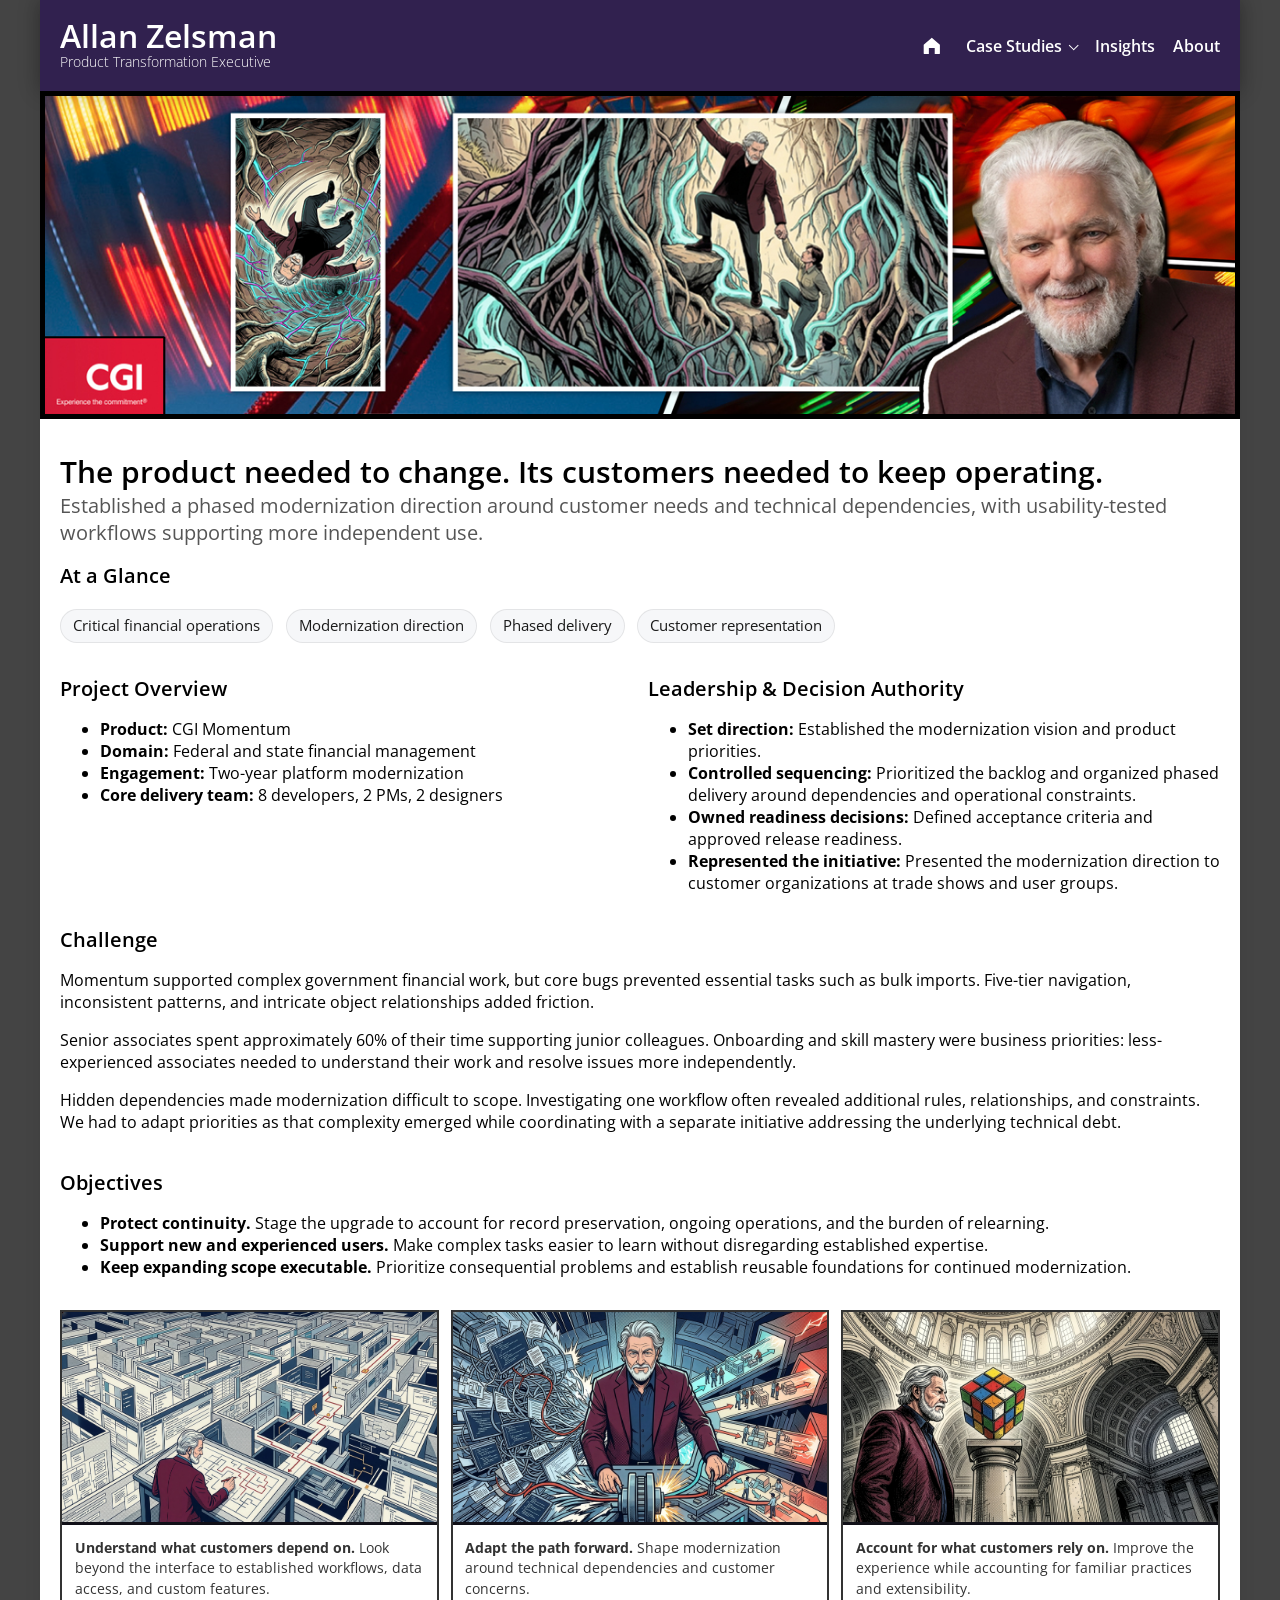
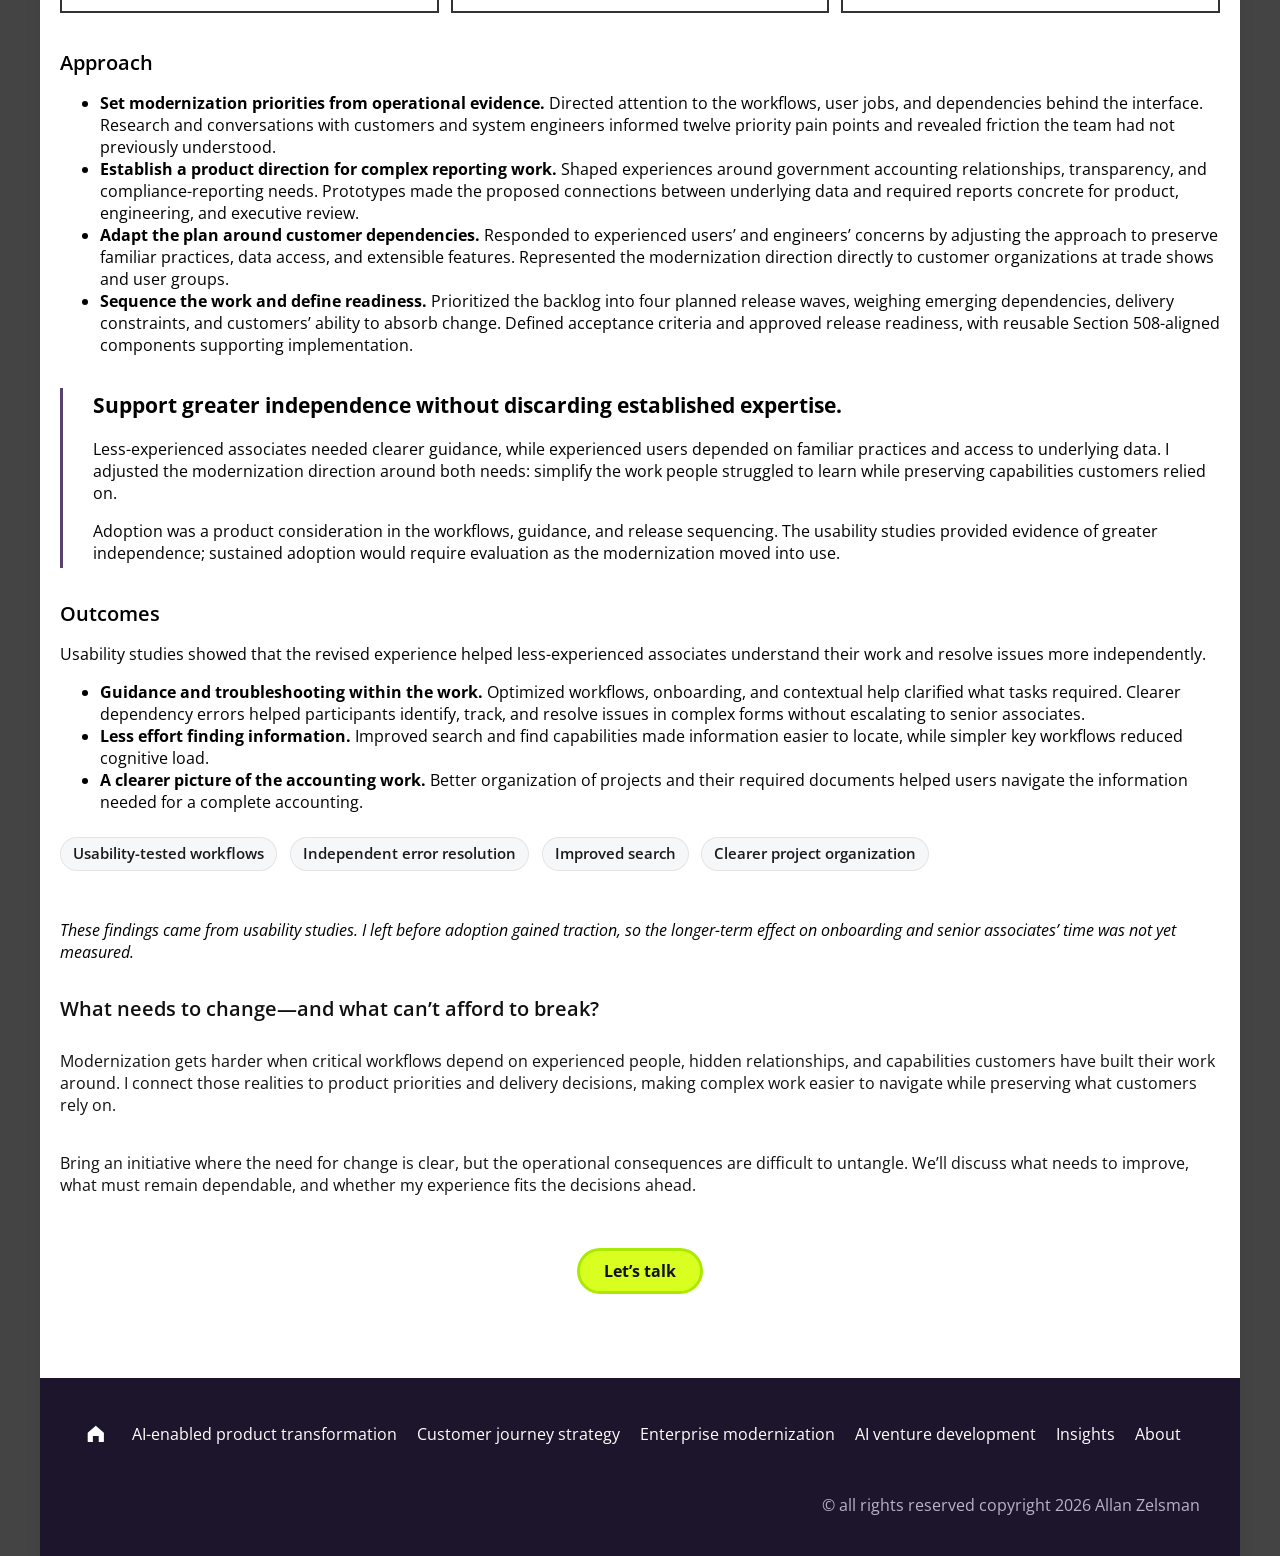
<file: cgi.html>
<!DOCTYPE html>
<html lang="en">
<head>
  <meta charset="UTF-8" />
  <meta name="viewport" content="width=device-width, initial-scale=1.0" />
  <title>CGI — Federal Product Modernization</title>
  <meta name="description" content="How Allan Zelsman directed enterprise product modernization around customer needs, operational continuity, and more independent use of complex financial workflows." />
  <link rel="stylesheet" href="css/global.css?v=20261026-3" />
  <link rel="stylesheet" href="css/afi.css?v=20261012-2" />
  <link rel="stylesheet" href="css/artizent.css?v=20261020-1" />
  <script src="local-scripts.js?v=20261026-2" defer></script>
</head>
<body>
  <main id="main-container" class="container" tabindex="-1">
    <header id="header" role="banner"></header>

    <div class="hero bordered">
      <img src="img/cgi-hero.jpg" alt="CGI Momentum federal financial-platform modernization work" />
    </div>


    <section class="content-container" aria-label="CGI Momentum case study">
      <article>
        <h1 class="with-subtitle">The product needed to change. Its customers needed to keep operating.</h1>
        <p class="subtitle">Established a phased modernization direction around customer needs and technical dependencies, with usability-tested workflows supporting more independent use.</p>

        <section id="cgi-glance" class="mandate" aria-labelledby="cgi-glance-title">
          <h2 id="cgi-glance-title">At a Glance</h2>
          <ul class="chip-row" role="list">
            <li class="chip">Critical financial operations</li>
            <li class="chip">Modernization direction</li>
            <li class="chip">Phased delivery</li>
            <li class="chip">Customer representation</li>
          </ul>
        </section>

        <section id="project-overview" class="responsive-row" aria-labelledby="project-overview-title">
          <div>
            <h2 id="project-overview-title">Project Overview</h2>
            <ul>
              <li><b>Product:</b> CGI Momentum</li>
              <li><b>Domain:</b> Federal and state financial management</li>
              <li><b>Engagement:</b> Two-year platform modernization</li>
              <li><b>Core delivery team:</b> 8 developers, 2 PMs, 2 designers</li>
            </ul>
          </div>
          <div>
            <h2 id="decision-authority-title">Leadership &amp; Decision Authority</h2>
            <ul>
                <li><b>Set direction:</b> Established the modernization vision and product priorities.</li>
                <li><b>Controlled sequencing:</b> Prioritized the backlog and organized phased delivery around dependencies and operational constraints.</li>
                <li><b>Owned readiness decisions:</b> Defined acceptance criteria and approved release readiness.</li>
                <li><b>Represented the initiative:</b> Presented the modernization direction to customer organizations at trade shows and user groups.</li>
              </ul>
          </div>
        </section>

        <section id="cgi-challenge" aria-labelledby="cgi-challenge-title">
          <h2 id="cgi-challenge-title">Challenge</h2>
<p>Momentum supported complex government financial work, but core bugs prevented essential tasks such as bulk imports. Five-tier navigation, inconsistent patterns, and intricate object relationships added friction.</p>
<p>Senior associates spent approximately 60% of their time supporting junior colleagues. Onboarding and skill mastery were business priorities: less-experienced associates needed to understand their work and resolve issues more independently.</p>
<p>Hidden dependencies made modernization difficult to scope. Investigating one workflow often revealed additional rules, relationships, and constraints. We had to adapt priorities as that complexity emerged while coordinating with a separate initiative addressing the underlying technical debt.</p>
      </section>

        <section id="cgi-objectives" aria-labelledby="cgi-objectives-title">
          <h2 id="cgi-objectives-title">Objectives</h2>
          <ul class="po-moves">
            <li><strong>Protect continuity.</strong> Stage the upgrade to account for record preservation, ongoing operations, and the burden of relearning.</li>
            <li><strong>Support new and experienced users.</strong> Make complex tasks easier to learn without disregarding established expertise.</li>
            <li><strong>Keep expanding scope executable.</strong> Prioritize consequential problems and establish reusable foundations for continued modernization.</li>
          </ul>
        </section>

        <section class="card-container challenge-story-strip" aria-label="Modernization visual story">
          <div class="card">
            <a href="#" class="media-trigger" data-type="image" data-src="img/CGI-labrinth.jpg" data-title="Every question opened another system" data-description="What appeared to be interface friction led into nested workflows, rules, data relationships, and dependencies accumulated across decades." data-proof="Modernization required product-level understanding before the team could sequence change responsibly." aria-label="Open full image: CGI legacy-system labyrinth">
              <img src="img/CGI-labrinth.jpg" alt="Institutional comic-style illustration of Allan mapping a route through an immense labyrinth constructed from interconnected legacy interfaces and workflows" />
            </a>
            <div class="card-content"><p><strong>Understand what customers depend on.</strong> Look beyond the interface to established workflows, data access, and custom features.</p></div>
          </div>
          <div class="card">
            <a href="#" class="media-trigger" data-type="image" data-src="img/CGI-coherance.jpg" data-title="Complexity became an executable sequence" data-description="User evidence, technical dependencies, and program constraints converged at one product decision point rather than competing inside separate workstreams." data-proof="Decision authority converted discovery into backlog priorities and four planned release waves." aria-label="Open full image: CGI modernization sequencing">
              <img src="img/CGI-coherance.jpg" alt="Institutional comic-style illustration of Allan directing tangled legacy inputs into four coordinated modernization pathways" />
            </a>
            <div class="card-content"><p><strong>Adapt the path forward.</strong> Shape modernization around technical dependencies and customer concerns.</p></div>
          </div>
          <div class="card">
            <a href="#" class="media-trigger" data-type="image" data-src="img/CGI-rubics.jpg" data-title="A shared system could outlast the intervention" data-description="The modernization established a common product foundation rather than another collection of isolated interface improvements." data-proof="Teams gained a coherent system they could continue to align and extend." aria-label="Open full image: CGI shared product foundation">
              <img src="img/CGI-rubics.jpg" alt="Detailed color manga illustration of Allan studying a unified multicolored cube displayed at eye level beneath a monumental civic dome" />
            </a>
            <div class="card-content"><p><strong>Account for what customers rely on.</strong> Improve the experience while accounting for familiar practices and extensibility.</p></div>
          </div>
        </section>

        <section id="cgi-approach" aria-labelledby="cgi-approach-title">
          <h2 id="cgi-approach-title">Approach</h2>
          <ul class="po-moves">
            <li><strong>Set modernization priorities from operational evidence.</strong> Directed attention to the workflows, user jobs, and dependencies behind the interface. Research and conversations with customers and system engineers informed twelve priority pain points and revealed friction the team had not previously understood.</li>
            <li><strong>Establish a product direction for complex reporting work.</strong> Shaped experiences around government accounting relationships, transparency, and compliance-reporting needs. Prototypes made the proposed connections between underlying data and required reports concrete for product, engineering, and executive review.</li>
            <li><strong>Adapt the plan around customer dependencies.</strong> Responded to experienced users’ and engineers’ concerns by adjusting the approach to preserve familiar practices, data access, and extensible features. Represented the modernization direction directly to customer organizations at trade shows and user groups.</li>
            <li><strong>Sequence the work and define readiness.</strong> Prioritized the backlog into four planned release waves, weighing emerging dependencies, delivery constraints, and customers’ ability to absorb change. Defined acceptance criteria and approved release readiness, with reusable Section 508-aligned components supporting implementation.</li>
          </ul>
          <aside class="decision-callout" aria-label="A product decision in practice">
            <p class="decision-callout-lead">Support greater independence without discarding established expertise.</p>
            <p>Less-experienced associates needed clearer guidance, while experienced users depended on familiar practices and access to underlying data. I adjusted the modernization direction around both needs: simplify the work people struggled to learn while preserving capabilities customers relied on.</p>
            <p>Adoption was a product consideration in the workflows, guidance, and release sequencing. The usability studies provided evidence of greater independence; sustained adoption would require evaluation as the modernization moved into use.</p>
          </aside>
        </section>

        <section id="cgi-transformation" aria-labelledby="cgi-transformation-title">
          <h2 id="cgi-transformation-title">Outcomes</h2>
          <p>Usability studies showed that the revised experience helped less-experienced associates understand their work and resolve issues more independently.</p>
          <ul class="po-moves">
            <li><strong>Guidance and troubleshooting within the work.</strong> Optimized workflows, onboarding, and contextual help clarified what tasks required. Clearer dependency errors helped participants identify, track, and resolve issues in complex forms without escalating to senior associates.</li>
            <li><strong>Less effort finding information.</strong> Improved search and find capabilities made information easier to locate, while simpler key workflows reduced cognitive load.</li>
            <li><strong>A clearer picture of the accounting work.</strong> Better organization of projects and their required documents helped users navigate the information needed for a complete accounting.</li>
          </ul>
          <ul class="chip-row" role="list" aria-label="Program outcomes">
            <li class="chip"><strong>Usability-tested workflows</strong></li>
            <li class="chip"><strong>Independent error resolution</strong></li>
            <li class="chip"><strong>Improved search</strong></li>
            <li class="chip"><strong>Clearer project organization</strong></li>
          </ul>
          <p class="note">These findings came from usability studies. I left before adoption gained traction, so the longer-term effect on onboarding and senior associates’ time was not yet measured.</p>
        </section>

        <section id="cgi-cta" class="content-invitation" data-cta="" data-cta-heading="What needs to change—and what can’t afford to break?" data-cta-context="Modernization gets harder when critical workflows depend on experienced people, hidden relationships, and capabilities customers have built their work around. I connect those realities to product priorities and delivery decisions, making complex work easier to navigate while preserving what customers rely on." data-cta-followup="Bring an initiative where the need for change is clear, but the operational consequences are difficult to untangle. We’ll discuss what needs to improve, what must remain dependable, and whether my experience fits the decisions ahead." data-cta-label="Let’s talk" data-cta-href="contact.html" aria-label="Start a conversation"></section>
</article>
    </section>



    <footer id="footer" role="contentinfo"></footer>
  </main>
</body>
</html>
</file>
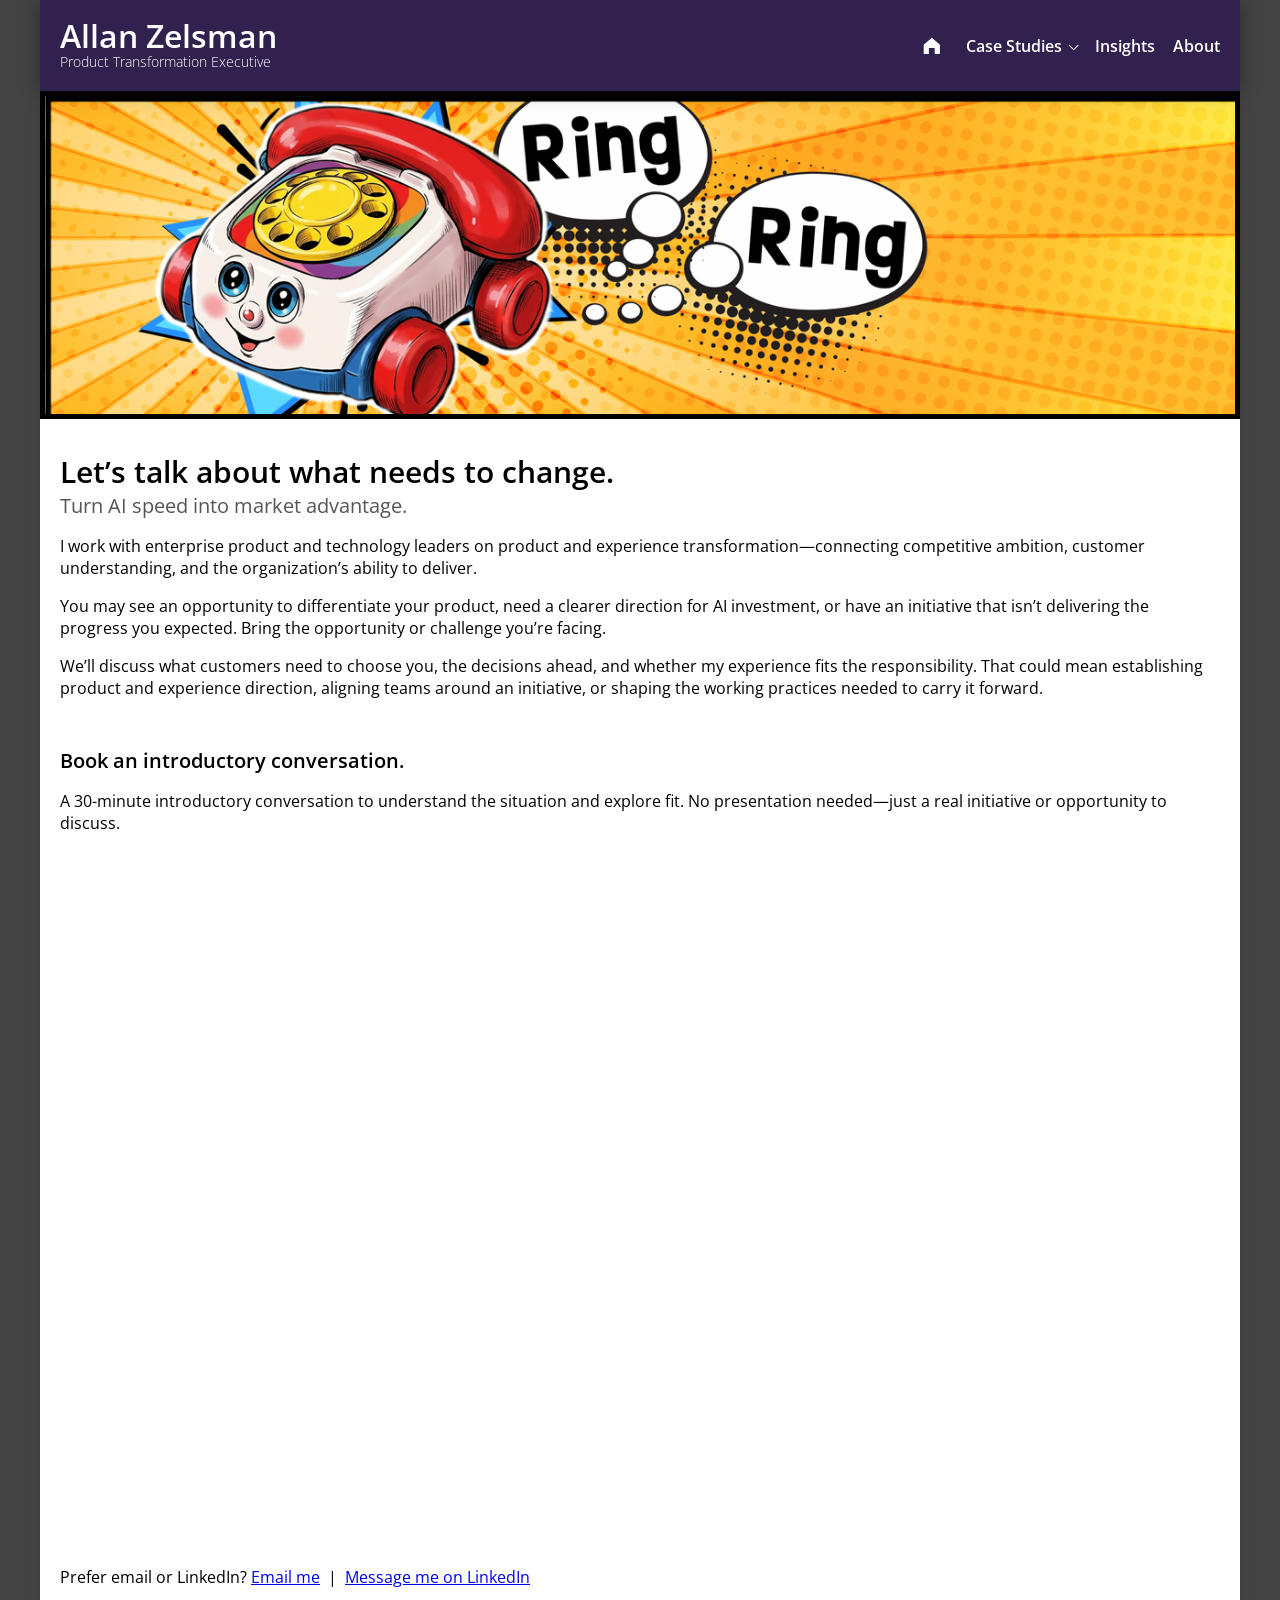
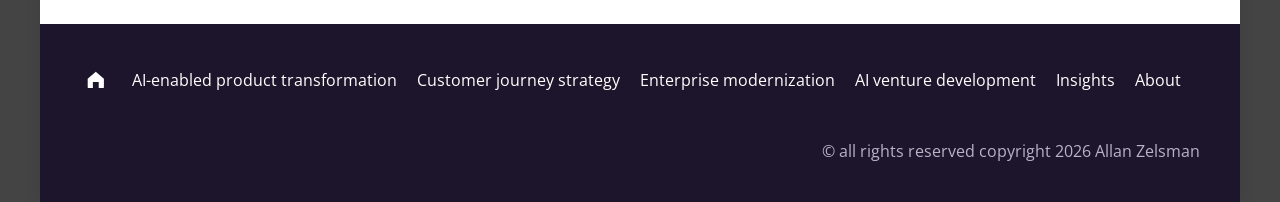
<file: contact.html>
<!DOCTYPE html>
<html lang="en">
<head>
  <meta charset="UTF-8" />
  <meta name="viewport" content="width=device-width, initial-scale=1.0"/>
<title>Let’s Talk | Allan Zelsman</title>
  <meta name="description" content="Discuss your product transformation opportunity with Allan Zelsman: competitive direction, differentiated experiences, and organizational capability in the age of AI." />
  <link rel="stylesheet" href="css/global.css?v=20261026-3" />
    <script src="local-scripts.js?v=20261026-2" defer></script>
</head>
<body>
<main id="main-container" class="container" role="main" tabindex="-1">
    <header id="header" role="banner">
    </header>




    <div class="hero bordered">
      <img src="img/contact-hero.jpg" alt="Playful comic-style telephone with Ring Ring speech bubbles" />
    </div>

    <section class="content-container" aria-labelledby="contact-title">
      <h1 id="contact-title" class="with-subtitle">Let’s talk about what needs to change.</h1>
      <p class="subtitle">Turn AI speed into market advantage.</p>
      <p>I work with enterprise product and technology leaders on product and experience transformation—connecting competitive ambition, customer understanding, and the organization’s ability to deliver.</p>
      <p>You may see an opportunity to differentiate your product, need a clearer direction for AI investment, or have an initiative that isn’t delivering the progress you expected. Bring the opportunity or challenge you’re facing.</p>
      <p>We’ll discuss what customers need to choose you, the decisions ahead, and whether my experience fits the responsibility. That could mean establishing product and experience direction, aligning teams around an initiative, or shaping the working practices needed to carry it forward.</p>

      <section class="padding-top-large" aria-labelledby="conversation-title">
        <h2 id="conversation-title">Book an introductory conversation.</h2>
        <p>A 30-minute introductory conversation to understand the situation and explore fit. No presentation needed—just a real initiative or opportunity to discuss.</p>
        <div class="calendly-inline-widget"
          data-url="https://calendly.com/allan-zelsman/introductory-call"
          style="min-width:280px;height:700px;"></div>
        <script src="https://assets.calendly.com/assets/external/widget.js" async></script>
      </section>

      <p>Prefer email or LinkedIn?
        <a href="mailto:allan.zelsman@gmail.com?subject=AI%20product%20transformation%20conversation">Email me</a>
        &nbsp;|&nbsp;
        <a href="https://www.linkedin.com/in/allanzelsman/" target="_blank" rel="noopener noreferrer">Message me on LinkedIn</a>
      </p>
    </section>

    <footer id="footer" role="contentinfo">
    </footer>
</main>
</body>
</html>
</file>
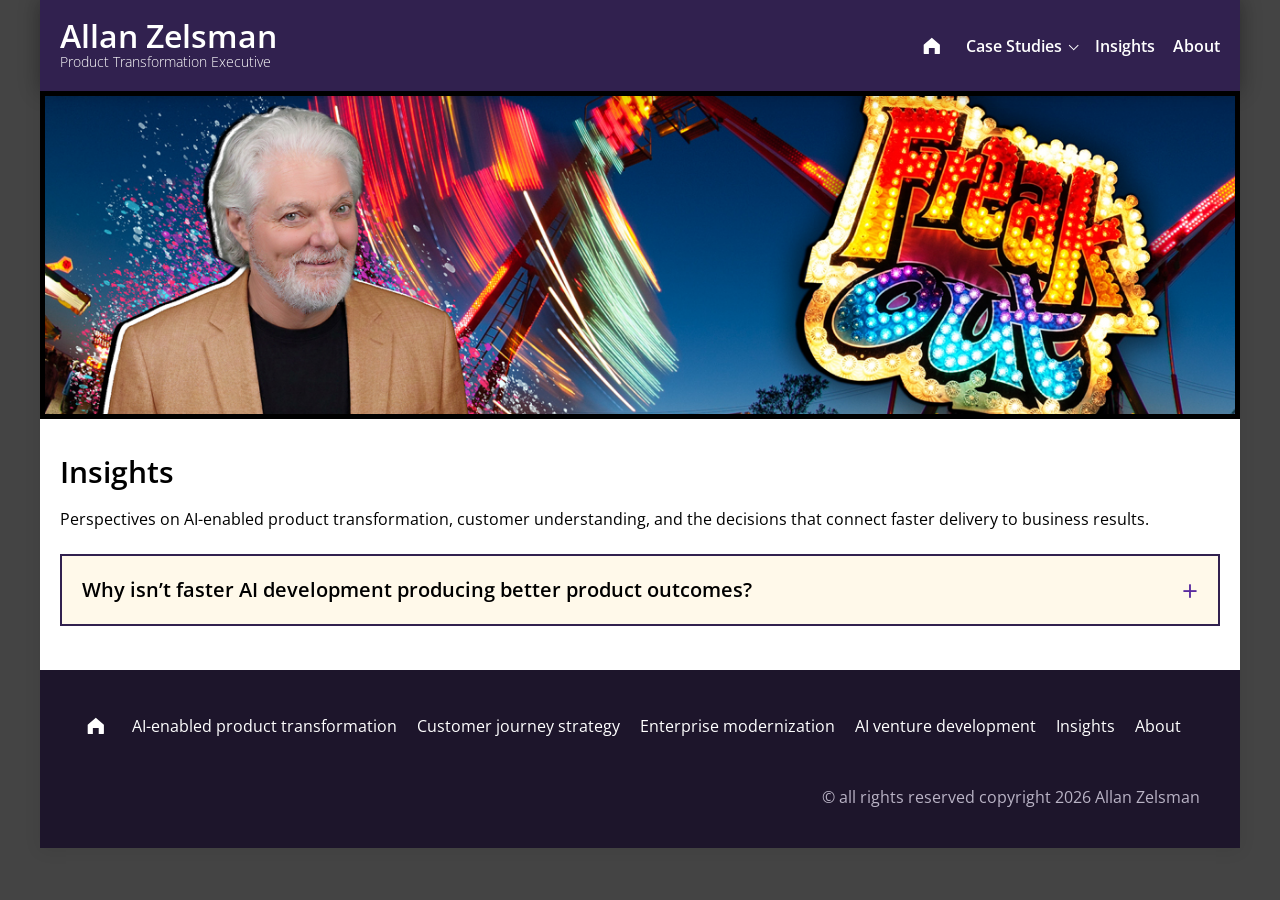
<file: insights.html>
<!DOCTYPE html>
<html lang="en">
<head>
  <meta charset="UTF-8" />
  <meta name="viewport" content="width=device-width, initial-scale=1.0" />
  <title>AI Product Transformation Insights | Allan Zelsman</title>
  <meta name="description" content="Why faster AI development can leave customer outcomes unchanged—and how product leaders can identify the decisions and dependencies behind the gap." />
  <link rel="stylesheet" href="css/global.css?v=20261026-3" />
  <script src="local-scripts.js?v=20261026-2" defer></script>
</head>
<body>
  <main id="main-container" class="container" tabindex="-1">
    <header id="header" role="banner"></header>
    <div class="hero bordered">
      <img src="img/Insights-hero.jpg" alt="Allan Zelsman beside a brightly lit Freak Out carnival ride at night" />
    </div>
    <section class="content-container" aria-labelledby="insights-title">
      <h1 id="insights-title">Insights</h1>
      <p>Perspectives on AI-enabled product transformation, customer understanding, and the decisions that connect faster delivery to business results.</p>
      <details id="faster-ai-better-outcomes" class="insight-accordion">
        <summary><h2 id="first-insight-title">Why isn’t faster AI development producing better product outcomes?</h2></summary>
        <article class="insight-accordion__body" aria-labelledby="first-insight-title">
<p>Each team can deliver successfully while the product still fails the customer. AI can accelerate that pattern: more implementation moves forward while decisions affecting the complete customer experience remain unresolved.</p>
<p>Consider a product review. Engineering reports faster delivery. Design has simplified key screens. Product has shipped its priority features.</p>
<p>Yet customers still struggle with the problem the initiative was supposed to solve.</p>
<p>Everyone can demonstrate progress. The customer cannot experience it.</p>
<p>Atlassian's 2026 developer-experience survey reflects the broader gap: developers report faster delivery while most still experience the same or more workflow friction. <a class="insight-citation" id="insight-01-cite-1" href="#insight-01-source-1" aria-label="Source 1: Atlassian State of Developer Experience Report 2026">[1]</a></p>
<h3 id="insight-01-section-1">Faster delivery can carry an unresolved problem further</h3>
<p>Organizations divide work so teams can act with focus and expertise. Customers experience how those contributions work together.</p>
<p>An improvement can meet its acceptance criteria while leaving the customer's task unfinished. The gap might involve a business rule, a dependency or competing priorities that no individual team can resolve.</p>
<p>With faster implementation, more work can proceed around an untested interpretation of that gap. Other features begin to depend on it. By the time the issue reaches a cross-functional review, resolving it may require revisiting work that several teams considered complete.</p>
<p>Miro's CPTO, Jeff Chow, describes a related challenge: translating individual AI velocity into company-level impact requires faster cross-functional alignment and decision-making. <a class="insight-citation" id="insight-01-cite-2" href="#insight-01-source-2" aria-label="Source 2: Voltage Control · Facilitation Lab Decisions, Not Doing, Are Now the Bottleneck">[2]</a></p>
<p><strong>Increasing delivery capacity has limited value when the customer outcome depends on a constraint that capacity cannot resolve.</strong></p>
<h3 id="insight-01-section-2">Three improvements. One unfinished customer task.</h3>
<p>Suppose an enterprise wants customers to complete account setup without contacting support.</p>
<p>Product removes unnecessary steps. Design makes the remaining steps easier to understand. Engineering automates provisioning.</p>
<p>All three improvements work.</p>
<p>But customers with a common account type still encounter an eligibility exception requiring manual approval. The interface is clearer and provisioning is faster; the customer still has to call.</p>
<p>Resolving that exception requires reconciling customer needs, business policy and operational risk. Additional interface or automation work may leave the obstacle intact.</p>
<p>The initiative needs a shared definition of success—customers completing setup independently—and someone empowered to negotiate the tradeoffs required to achieve it.</p>
<p>DORA's research guidance reinforces the importance of that customer focus: accelerating output without it can amplify existing weaknesses rather than improve the value delivered. <a class="insight-citation" id="insight-01-cite-3" href="#insight-01-source-3" aria-label="Source 3: DORA User-centric focus">[3]</a></p>
<h3 id="insight-01-section-3">Review the complete outcome</h3>
<p>When AI output rises without comparable product progress, examine one important initiative:</p>
<ul class="po-moves"><li>Can customers now complete the task the investment was intended to improve?</li><li>Where do completed team contributions still leave a gap?</li><li>Who can resolve the conflicting priorities, rules or dependencies behind it?</li></ul>
<p>Naming an accountable owner helps only if that person has the authority, evidence and cross-functional participation needed to act.</p>
<p>That gives leadership a basis for directing increased capacity toward the obstacle that matters. It also helps teams recognize when their individual work is complete but the initiative still needs a decision.</p>
<p><strong>At the next review, ask: “What still prevents the customer from succeeding—and are we empowered to change it?”</strong></p>
<p class="insight-byline">By Allan Zelsman</p>
<section class="insight-sources" aria-labelledby="insight-01-sources-title"><h3 id="insight-01-sources-title">Sources behind this insight</h3><p>Research, executive perspective and practitioner discussion informing this article.</p><div class="insight-sources__grid">
<div class="insight-source" id="insight-01-source-1" tabindex="-1">
<p class="insight-source__meta"><span>[1] Atlassian</span><span>Research · 2026</span></p>
<h4><a href="https://www.atlassian.com/teams/software-development/state-of-developer-experience-2026">State of Developer Experience Report 2026</a></h4>
<p>Developers report faster delivery alongside persistent friction across the software workflow.</p>
<a class="insight-source__return" href="#insight-01-cite-1" aria-label="Return to citation 1">Return to citation [1] ↑</a>
</div>
<div class="insight-source" id="insight-01-source-2" tabindex="-1">
<p class="insight-source__meta"><span>[2] Voltage Control · Facilitation Lab</span><span>Executive interview · August 25, 2026</span></p>
<h4><a href="https://voltagecontrol.com/blog/decisions-not-doing-are-now-the-bottleneck/">Decisions, Not Doing, Are Now the Bottleneck</a></h4>
<p>Miro CPTO Jeff Chow discusses the decisions and cross-functional alignment needed to translate individual AI speed into organizational impact.</p>
<a class="insight-source__return" href="#insight-01-cite-2" aria-label="Return to citation 2">Return to citation [2] ↑</a>
</div>
<div class="insight-source" id="insight-01-source-3" tabindex="-1">
<p class="insight-source__meta"><span>[3] DORA</span><span>Research guidance</span></p>
<h4><a href="https://dora.dev/capabilities/user-centric-focus/">User-centric focus</a></h4>
<p>Explains why customer needs and outcomes must guide AI-assisted delivery, rather than feature output alone.</p>
<a class="insight-source__return" href="#insight-01-cite-3" aria-label="Return to citation 3">Return to citation [3] ↑</a>
</div>
<div class="insight-source" id="insight-01-source-4" tabindex="-1">
<p class="insight-source__meta"><span>[4] Reddit · r/ProductManagement</span><span>Related practitioner discussion</span></p>
<h4><a href="https://www.reddit.com/r/ProductManagement/comments/1xarbw2/ai_made_everyone_on_our_team_faster_but_were_not/">AI made everyone on our team faster, but we&#x27;re not shipping any faster. Anyone else?</a></h4>
<p>A self-described PM discusses QA bottlenecks, missing context and unclear requirements despite individual productivity gains.</p>
</div>
</div></section>
        </article>
      </details>
    </section>
    <footer id="footer" role="contentinfo"></footer>
  </main>
</body>
</html>
</file>
<file: css/global.css>
@import url("https://fonts.googleapis.com/css?family=Open+Sans:300,400,600,700");

* {
  box-sizing: border-box;
  -webkit-font-smoothing: antialiased;
}

body {
  background: #444444;
  margin: 0;
  min-height: 100vh;
  min-width: 320px;
  font-family: 'Open Sans', Arial, sans-serif;
}

/* Main content container */
.main-container, #main-container {
  width: 100vw;         /* Fill the entire viewport width */
  max-width: 1200px;
  min-width: 320px;
  margin: 0 auto;
  background: #fff;
  box-shadow: 0 2px 16px rgba(0,0,0,0.08);
  display: flex;
  flex-direction: column;
  box-sizing: border-box;
  padding: 0;
}
.hero {
  width: 100%;
  max-width: 1200px;
  min-width: 320px;
  margin: 0 auto;
  display: flex;
  align-items: center;
  justify-content: center;
  overflow: hidden;
  background: #fff;
}

.hero img {
  width: 100%;
  height: auto;
  max-width: 100%;
  object-fit: contain;          /* Show entire image, no cropping */
  display: block;
  background: #fff;
}
.hero.bordered, .image.bordered {
  border: 5px solid #000;
}

/* Breadcrumb Styles */
    .breadcrumb {
      font-size: 1rem;
      margin-bottom: 1.5rem;
      padding: 1.25rem;
      padding-bottom: 0;
    }

    .breadcrumb ol {
      list-style: none;
      padding: 0;
      margin: 0;
      display: flex;
      flex-wrap: wrap;
      align-items: center;
    }

    .breadcrumb li {
      display: flex;
      align-items: center;
    }

    .breadcrumb a {
      text-decoration: none;
      color: #0048fe; /* Brand color */
      transition: color 0.2s ease;
    }

    .breadcrumb a:hover {
      color: #ff6600; /* Accent hover color */
    }

    .breadcrumb .separator {
      margin: 0 0.5rem;
      color: #888;
      font-size: 0.75rem;
    }

    /* Current page styling */
    .breadcrumb [aria-current="page"] {
      font-weight: 600;
      color: #555;
    }

#content-container, .content-container {
  flex: 1;
  padding: 1.25rem;
  padding-top:0;
}

.hero + .content-container {
  padding-top: 2rem;
}

/* Pin footer to bottom */
footer {
  margin-top: auto;
}
.footer-project-links {
  display: flex;
  flex-direction: column;
  align-items: flex-start;
  margin-top: 1rem;
  gap: 0.5rem;
}

/* Section containers */
header, .content, .cta, footer {
  width: 100%;
  box-sizing: border-box;
  padding: 0;
  margin: 0;
}

/* Header styles */
header {
  max-width: 1200px;
  min-height: 90px;
  display: flex;
  align-items: center;
  width: 100%;
}

/* Responsive main container */
@media (max-width: 1200px) {
  .main-container, #main-container {
    max-width: 100vw;
  }
}
/* Example: Place this in your CSS file for a responsive row that wraps */
    .responsive-row {
      display: flex;
      flex-wrap: wrap;
      gap: 8px;            /* Reduce gap between items */
      align-items: flex-start;
      margin-bottom: 0.5rem; /* Reduce bottom margin */
    }

    .responsive-row > * {
      flex: 1 1 220px;
      min-width: 160px;
      margin: 0;
    }
    .responsive-row.stacked {
      flex-direction: column;
      display: flex;
      gap: 0rem; /* or your preferred spacing */
    }

    /* Stack image above text on small screens */
    @media (max-width: 700px) {
      .image-wrap {
        float: none;
        display: block;
        width: 100%;
        max-width: 320px;
        margin: 0 auto 18px auto;
      }
    }

    @media (max-width: 600px) {
      main {
        padding: 12px;
      }
      h1 { font-size: 1.4rem; }
      h2 { font-size: 1.1rem; }
      ul { margin-left: 1rem; }
    }

/* Navigation container */
#nav-container {
  display: flex;
  flex-direction: column;
  min-width: 320px;
  max-width: 1200px;
  align-items: center;
  position: relative;
  background-color: #fff;
  margin: 0 auto;
  box-shadow: 0 0 20px rgba(0,0,0,0.3);
  width: 100%;
}

/* Navigation styles */
.navigation {
  display: flex;
  flex-direction: column;
  align-items: flex-start;
  gap: 10px;
  width: 100%;
}

/* Navigation inner container */
.navigation .container {
  display: flex;
  flex-wrap: nowrap;
  align-items: center;
  justify-content: space-between;
  gap: 20px;
  padding: 20px;
  width: 100%;
  background-color: #31214f;
}

/* Title styles */
.navigation .title {
  display: flex;
  flex-direction: column;
  width: auto;
  flex: 0 0 auto;
  align-items: flex-start;
  margin-bottom: 0;
}

.navigation .text-wrapper {
  font-family: "Open Sans", Arial, sans-serif;
  font-weight: 600;
  color: #fff;
  font-size: 32px;
  line-height: 32px;
  white-space: nowrap;
  margin: 0;
}

.navigation .executive-UX-product {
  font-family: "Open Sans", Arial, sans-serif;
  font-weight: 300;
  color: #fff;
  font-size: 14px;
  line-height: normal;
  margin: 0;
  padding: 0;
}

/* Menu styles */
.menu {
  display: flex;
  align-items: center;
  margin-left: auto;
}

.menu > ul {
  display: flex;
  align-items: center;
  gap: clamp(0.75rem, 1.4vw, 1.25rem);
  list-style: none;
  margin: 0;
  padding: 0;
  flex-wrap: nowrap;
}

.menu__home {
  display: inline-grid;
  place-items: center;
  width: 2rem;
  height: 2rem;
}

.menu__home svg {
  width: 1.35rem;
  height: 1.35rem;
}

.menu > ul > .menu__studies {
  display: list-item;
}

.menu__disclosure summary {
  color: #fff;
  font-size: 16px;
  font-weight: 600;
  cursor: pointer;
}

.menu li {
  margin: 0;
  padding: 0;
}

.menu a,
.text-wrapper-2 {
  color: #fff;
  text-decoration: none;
  font-weight: 600;
  font-size: 16px;
}

.menu a:focus,
.menu a:hover,
.text-wrapper-2:focus,
.text-wrapper-2:hover {
  outline: none;
  text-decoration: underline;
  text-underline-offset: 0.25em;
}

/* Shared case-study disclosure on desktop and mobile. */
.menu__disclosure {
  position: relative;
}

.menu__disclosure summary {
  color: #fff;
  cursor: pointer;
  font-size: 16px;
  font-weight: 600;
  list-style: none;
  white-space: nowrap;
}

.menu__disclosure summary::-webkit-details-marker {
  display: none;
}

.menu__disclosure summary::after {
  content: "";
  display: inline-block;
  width: 0.4em;
  height: 0.4em;
  margin-left: 0.5rem;
  vertical-align: 0.15em;
  border-right: 1.5px solid currentColor;
  border-bottom: 1.5px solid currentColor;
  transform: rotate(45deg);
  transition: transform 160ms ease;
}

.menu__disclosure[open] summary::after {
  transform: rotate(225deg);
}

.menu__submenu {
  position: absolute;
  top: calc(100% + 0.65rem);
  right: 0;
  z-index: 1000;
  display: flex;
  flex-direction: column;
  align-items: stretch;
  width: min(22rem, calc(100vw - 2rem));
  margin: 0;
  padding: 0.4rem;
  gap: 0;
  list-style: none;
  border: 2px solid #000;
  background: #fff9eaf0;
  box-shadow: 0 0.5rem 1.25rem rgba(0, 0, 0, 0.24);
}

.menu__submenu a {
  display: block;
  padding: 0.6rem 0.75rem;
  color: #111018;
  white-space: normal;
}

.menu__submenu a:hover,
.menu__submenu a:focus-visible {
  background: #ffd089;
  color: #111018;
  text-decoration: none;
}

@media (max-width: 600px) {
  .navigation .container {
    flex-wrap: wrap;
  }

  .navigation .title,
  .menu {
    width: 100%;
  }

  .menu {
    margin-left: 0;
  }

  .menu > ul {
    width: 100%;
    justify-content: space-between;
  }
}

/* Case StudyPagination styles */

.pagination-nav {
  margin: 2rem 0;
  padding: 2rem 1rem;
  text-align: center;
}
.pagination-list {
  display: flex;
  flex-wrap: wrap;
  justify-content: center;
  align-items: center;
  gap: 0.75rem 1.5rem;
  list-style: none;
  padding: 0;
  margin: 0;
}
.pagination-link {
  display: inline-block;
  padding: 0.5rem 0;
  color: #0048fe;
  text-decoration: none;
  font-weight: 600;
  transition: background 0.2s;
}
.pagination-link:hover {
  color: #ff6600;
  text-decoration: none;
}
.pagination-current {
  display: inline-block;
  font-weight: bold;
  color: #444;
  padding: 0.5rem 0;
}
.pagination-link.disabled {
  background: #eee;
  color: #aaa;
  cursor: not-allowed;
  pointer-events: none;
  border: 1px solid #ddd;
  border-radius: 2rem;
  padding: 0.5rem 1.5rem;
  text-decoration: none;
  font-weight: 600;
}

/* Footer */
footer {
  padding: 1.25rem;
  width: 100%;
  background-color: #1D152B;
}

footer .links {
  display: flex;
  flex-wrap: wrap;
  flex-direction: row;
  align-items: center;
  gap:1.25rem;
  color: #fff;
  padding-bottom: 1rem;
}

footer a {
  color: #fff;
  text-decoration: none;
  margin: 0;
}

footer a:hover,
footer a:focus-visible {
  text-decoration: underline;
  text-underline-offset: 0.25em;
}

.copyright {
  color: #fff;
  margin: 0;
  margin-left: auto;
  text-align: right;
  white-space: nowrap;
}

/* Responsive adjustments for footer */
@media (max-width: 600px) {
  footer {
    flex-direction: column;
    align-items: flex-start;
    gap: 20px;
    padding: 12px;
  }
  
.copyright {
    margin-top: 4px;
    margin-left: 0;
    align-self: flex-start;
    white-space: normal;
    word-break: break-word;
    width: 100%;
}
}

/* Primary Call to Action Button */
.cta-context {
  color: #fff;
  font-size: 1rem;
  margin-bottom: 16px;
  text-align: center;
}
.cta-button {
  background-color: #007bff;
  color: #fff;
  padding: 12px 24px;
  border: none;
  border-radius: 4px;
  cursor: pointer;
  text-align: center;
  text-decoration: none;
  font-size: 24px;
  font-weight: 700;
}

/* Media modal styles (images, local video, YouTube) */
.modal {
  display: none;
  position: fixed;
  inset: 0; /* top:0; right:0; bottom:0; left:0 */
  background: rgba(0,0,0,0.6);
  z-index: 1200;
  align-items: center;
  justify-content: center;
  padding: 0; /* ensure overlay doesn't add extra space that causes scroll */
  box-sizing: border-box;
}
.modal.active {
  display: flex;
}
.modal .modal-inner {
  /* make the inner container hug its content instead of filling the viewport */
  background: transparent; /* keep transparent so media appears on backdrop */
  border-radius: 8px;
  max-width: 960px;
  display: inline-block; /* shrink to content */
  vertical-align: middle;
  max-height: 90vh;
  overflow: auto; /* allow scrolling when media taller than viewport */
  position: relative;
}
.modal .modal-body {
  padding: 0.5rem 0.5rem 0.5rem 0.5rem;
  display: block;
  text-align: center;
}
.modal .modal-body img,
.modal .modal-body video,
.modal .modal-body iframe {
  max-width: 100%;
  max-height: 80vh;
  height: auto;
  display: block;
  margin: 0 auto; /* center horizontally */
}
.modal .modal-close {
  position: absolute;
  top: 8px;
  right: 8px;
  background: transparent;
  border: none;
  color: #c4c4c4;
  font-size: 1.4rem;
  line-height: 1;
  padding: 8px;
  cursor: pointer;
}
.modal .modal-close:focus {
  outline: 2px solid #c4c4c4;
  outline-offset: 2px;
}

/* Frameless media modal: show media directly on the backdrop */
.media-modal .modal-inner {
  background: transparent;
  box-shadow: none;
  border-radius: 0;
  max-width: 100%;
}
.media-modal .modal-body {
  padding: 0;
}
.media-modal .modal-close {
  position: fixed;
  top: 12px;
  right: 12px;
  background: rgba(0,0,0,0.45);
  color: #fff;
  border-radius: 6px;
  padding: 6px 10px;
  font-size: 1.2rem;
  z-index: 1300;
}

/* Responsive frame used for YouTube embeds and other aspect-sensitive media */
.media-frame {
  /* Use viewport-relative width but cap at 960px; prevents horizontal overflow */
  width: 92vw;
  max-width: 960px; /* limit very large embeds */
  margin: 0 auto;
  box-sizing: border-box;
  /* prevent the frame itself from exceeding the viewport height */
  max-height: calc(100vh - 64px);
  overflow: hidden;
}
.media-frame .embed-responsive {
  position: relative;
  width: 100%;
  height: 100%;
  overflow: hidden;
}
.media-frame .embed-responsive iframe {
  position: absolute;
  top: 0;
  left: 0;
  width: 100%;
  height: 100%;
  border: 0;
}

/* Small screens */
@media (max-width: 600px) {
  .modal .modal-inner {
    max-width: 100%;
    /* don't force full height on mobile; let inner hug content */
    max-height: 100vh;
    border-radius: 0;
  }
  .modal .modal-body {
    padding: 0.25rem;
    -webkit-overflow-scrolling: touch;
  }
  .modal .modal-body img,
  .modal .modal-body video,
  .modal .modal-body iframe {
    max-height: calc(100vh - 72px); /* leave space for close button and padding */
    margin: 0 auto;
    display: block;
  }
}


.cta-container {
  width: 100%;
  max-width: 1200px;
  margin: 0 auto;
  background: #32224F;
  display: flex;
  justify-content: center;
  align-items: center;
  flex-direction: column;
  box-sizing: border-box;
  padding: 40px;
}

/* Optimized CTA Button styles */
.button,
.cta-button {
  all: unset;
  box-sizing: border-box;
  display: inline-flex;
  align-items: center;
  justify-content: center;
  gap: 10px;
  padding: 10px 60px; /* More reasonable horizontal padding for responsiveness */
  background-color: #d8ff20;
  border-radius: 50px;
  border: 5px solid transparent;
  cursor: pointer;
  transition: transform 0.2s;
  font-size: 24px;
  font-weight: 700;
}

.button:hover,
.button:focus,
.cta-button:hover,
.cta-button:focus {
  transform: scale(1.08);
}

/* CTA Button text style */
.button .text-wrapper,
.cta-button .text-wrapper {
  all: unset;
  box-sizing: border-box;
  font-family: "Open Sans", Helvetica, Arial, sans-serif;
  font-weight: 700;
  color: #32224F;
  font-size: 24px;
  text-align: center;
  letter-spacing: 0;
  line-height: normal;
}

/* Responsive adjustments for CTA button */
@media (max-width: 600px) {
  .button,
  .cta-button {
    padding: 16px 24px;
    font-size: 18px;
  }
  .button .text-wrapper,
  .cta-button .text-wrapper {
    font-size: 18px;
  }
}

/* Screen reader only text */   
.sr-only {
  position: absolute;
  width: 1px;
  height: 1px;
  padding: 0;
  margin: -1px;
  overflow: hidden;
  clip: rect(0,0,0,0);
  white-space: nowrap;
  border: 0;
}

/* image wrapper */
.image {
  max-width: 100%;
  height: auto;
  display: block;
}

/* Make text flow around the image responsively */
    .image-wrap {
      float: right;
      width: 260px;
      max-width: 40vw;
      margin: 0 0 24px 24px;
      border: #000000 5px solid;
    }

    .image-wrap img {
      width: 100%;
      height: auto;
      display: block;
    
    }

    /* Stack image above text on small screens */
    @media (max-width: 700px) {
      .image-wrap {
        float: none;
        display: block;
        width: 100%;
        max-width: 320px;
        margin: 0 auto 18px auto;
      }
    }

/* Shared page-title typography */
h1 {
  font-family: 'Open Sans', Arial, sans-serif;
  font-weight: 600;
}

/* Reduce gaps between content chunks, especially on mobile */
h1 {
  margin-top: 0rem;
  margin-bottom: 0.5rem;
  font-weight: 600;
  font-size: 1.875rem;
}

h1.with-subtitle {
  margin-top: 0;
  margin-bottom: 0;
  font-weight: 600;
  font-size: 1.875rem;
}

h2 {
  margin-top: 0;
  margin-bottom: 0.5rem;
  font-weight: 600;
  font-size: 1.25rem;
}
h3 {
  margin-top: 0;
  margin-bottom: 0rem;
  font-weight: 600;
  font-size: 1.2rem;
}
.subtitle {
  margin-top: 0;
  margin-bottom: 1rem;
  font-weight: 400;
  font-size: 1.25rem;
  color: #555;
}
.note {
  font-size: 1rem;
  font-style: italic;
}
main ul,
main p,
main .responsive-row,
main .image-wrap {
  margin-bottom: 1rem;
}

.responsive-row {
  gap: 16px;
  margin-bottom: 1rem;
}

@media (max-width: 700px) {
  main {
    padding: 10px;
  }
  main h1,
  main h2 {
    margin-top: 0.8rem;
    margin-bottom: 0.3rem;
  }
  main ul,
  main p,
  main .responsive-row,
  main .image-wrap {
    margin-bottom: 0.7rem;
  }
  .responsive-row {
    gap: 10px;
    margin-bottom: 0.7rem;
  }
}

/* Add to about.css or global.css for responsive video */
.hero-video-wrapper {
  position: relative;
  width: 100%;
  padding-bottom: 56.25%; /* 16:9 aspect ratio */
  height: 0;
  overflow: hidden;
  background: #000;
}
.hero-image {
  max-width: 500px;
  min-width: 300px;
  width: 100%;
  height: auto;
}
.hero-video-wrapper iframe {
  position: absolute;
  top: 0;
  left: 0;
  width: 100%;
  height: 100%;
  border: none;
}

/* Responsive card component */


.card {
  width: 100%;
  max-width: 400px;
  margin: 1rem 0;
  border-radius: 0px;
  overflow: hidden;
  background-color: #fff;
  border: solid 2px #333;
  display: flex;
  flex-direction: column;
  flex: 1;
}

.card img {
  width: 100%;
  height: auto;
  object-fit: cover;
  display: block;
  border-bottom: 1px solid #333;
}
.no-border {
  border: none !important;
}

.card-container {
  display: flex;
  flex-direction: row;
  gap: 2rem;
  align-items: stretch;
  width: 100%;
  padding: 1rem;
}

.card-content {
  padding: 1rem;
  font-size: 0.9rem;
  line-height: 1.4;
  color: #333;
  flex-grow: 1;
  display: flex;
  flex-direction: column;
  align-items: flex-start;
  text-align: left;
}

.card-content h3 {
  font-size: 3rem;
  font-weight: 700;
  color: #0063B9;
  margin: 0 0 1rem 0;
  line-height: 1;
  text-align: center;
}

.card-content p {
  margin: 0;
  text-align: left;
}

.card-content.special-note {
  font-size: 0.85rem;
  color: #666;
  margin-top: 0.5rem;
  font-style: italic;
}

/* Stats card variant */
.card.stats-card {
  border: 2px solid #333;
  background-color: #fff;
}

.card.stats-card .card-content {
  padding: 0;
  display: flex;
  flex-direction: column;
  height: 100%;
}

.card.stats-card .metric-display {
  padding: 2rem 1rem;
  flex-grow: 1;
  display: flex;
  flex-direction: column;
  align-items: center;
  justify-content: center;
  background-color: #fff;
  text-align: center;
  width: 100%;
}

.card.stats-card .metric-display h3 {
  font-size: 2.5rem;
  font-weight: 700;
  color: #0063B9;
  margin: 0;
  line-height: 1;
  text-align: center;
}

.card.stats-card .metric-footer {
  background-color: #5D1E60;
  padding: 1rem;
  border-top: 1px solid #e9ecef;
  margin-top: auto;
  text-align: center;
  width: 100%;
  min-height: 4rem;
  display: flex;
  align-items: center;
  justify-content: center;
}

.card.stats-card .metric-footer p {
  margin: 0;
  font-size: 0.9rem;
  font-weight: 600;
  color: #ffffff;
  line-height: 1.3;
}

.card-content > .special-note {
  font-size: 0.85rem;
  color: #666;
  margin-top: 0.5rem;
  font-style: italic;
}



/* Card responsive behavior */
@media (max-width: 768px) {
  .card-container {
    flex-direction: column;
    align-items: stretch;
    gap: 1rem;
    flex-wrap: wrap;
  }
  
  .card {
    max-width: 100%;
    margin: 1rem 0;
  }
}

@media (max-width: 480px) {
  .card-container {
    padding: 0.5rem;
    gap: 0.5rem;
  }
  
  .card {
    margin: 0.5rem 0;
    border-radius: 4px;
  }
}
.card-subtitle {
  font-size: 1rem;
  font-weight: 400;
  color: #555;
  margin: 0.25rem 0 0 0;
}
/* chip styles */
/* Chip Row (container) */
.chip-row {
  display: flex;
  flex-wrap: wrap;
  gap: 0.6rem 0.8rem; /* row/column gap */
  align-items: center;
  margin: 0.75rem 0 0;
  padding: .5rem 0 2rem 0;
}
/* Individual Chip */
.chip {
  --chip-bg: var(--surface-2, #f6f7f9);
  --chip-text: var(--text-1, #1a1a1a);
  --chip-border: var(--border-1, rgba(0,0,0,0.08));
  --chip-radius: 999px;

  display: inline-flex;
  align-items: center;
  gap: 0.4rem;

  padding: 0.45rem 0.75rem;
  background: var(--chip-bg);
  color: var(--chip-text);
  border: 1px solid var(--chip-border);
  border-radius: var(--chip-radius);

  font-size: 0.92rem;
  line-height: 1.2;
  white-space: nowrap; /* keeps chips tidy; remove if you want wrapping inside a chip */
}

/* Make the bold label a touch lighter so it doesn’t shout */
.chip > strong {
  font-weight: 600;
  color: inherit;
}

/* Dark mode (optional) */
@media (prefers-color-scheme: dark) {
  .chip {
    --chip-bg: var(--surface-2, #1f232a);
    --chip-text: var(--text-1, #e6e6e6);
    --chip-border: var(--border-1, rgba(255,255,255,0.12));
  }
}

/* Compact variant (optional) */
.chip-row.is-compact .chip {
  padding: 0.35rem 0.6rem;
  font-size: 0.88rem;
}

/* Small screens: slightly larger tap targets, allow inner wrap if needed */
@media (max-width: 640px) {
  .chip {
    padding: 0.5rem 0.8rem;
    white-space: normal; /* allow 2-line chips on narrow screens */
  }
}

/* Motion-respectful hover focus (optional) */
@media (prefers-reduced-motion: no-preference) {
  .chip {
    transition: background 160ms ease, border-color 160ms ease, box-shadow 160ms ease;
  }
  .chip:hover,
  .chip:focus-visible {
    background: color-mix(in oklab, var(--chip-bg), #000 3%);
    border-color: color-mix(in oklab, var(--chip-border), #000 12%);
    box-shadow: 0 1px 0 rgba(0,0,0,0.04);
    outline: none;
  }
}

/* Break out of any centered content wrapper */
.calendar-bleed{
  width:100vw;
  position:relative;
  left:50%;
  right:50%;
  margin-left:-50vw;
  margin-right:-50vw;
}

/* Force the Calendly wrapper to actually fill the bleed */
.calendar-bleed .calendly-inline-widget{
  display:block !important;
  width:100% !important;
  max-width:none !important;
  min-width:0 !important;          /* kill the narrow look */
  height:calc(100vh - 96px) !important; /* adjust 96px to your sticky header height */
  min-height:640px !important;
  border:0;
  overflow:hidden;
}

/* Calendly injects inline styles with min-width:320px — override them */
.calendar-bleed .calendly-inline-widget[style*="min-width"]{
  min-width:0 !important;
}

/* Make the internal iframe fill its parent */
.calendar-bleed .calendly-inline-widget iframe{
  width:100% !important;
  height:100% !important;
  border:0;
}

.left-align {
  text-align: left;
  padding: 1rem 0;
}

/* youtube video wrapper for responsive card */
/* Responsive video wrapper */
.video-wrapper {
  position: relative;
  width: 100%;
  padding-bottom: 56.25%; /* 16:9 aspect ratio */
  height: 0;
  overflow: hidden;
  background: #000;     /* prevents white flash before video loads */
  border-bottom: solid 1px #000000;
}

/* Let iframe scale perfectly inside */
.video-wrapper iframe {
  position: absolute;
  top: 0;
  left: 0;
  width: 100%;
  height: 100%;
  border: 0;
}


.video-wrapper-portrait {
  position: relative;
  width: 200px;
  height: 100%;
  padding-top: 0; /* 9:16 aspect ratio = 16/9*100 */
  overflow: hidden;
  background: #000;     /* prevents white flash before video loads */
  border-bottom: solid 1px #000000;
}

.video-wrapper-portrait iframe {
  position: absolute;
  top: 0;
  left: 0;
  width: 100%;
  height: 100%;
  border: 0;
}




/* Horizontal list with centered dots separator */
.feature-list {
  display: flex;
  justify-content: flex-start;
  align-items: center;
  gap: 1rem;
  list-style: none;
  margin: 0;
  padding: 0;
  width: 100%;
  flex-wrap: wrap;
}

.feature-list li {
  position: relative;
  margin: 0;
  padding: 0;
  flex: 0 1 auto;
  text-align: left;
  font-size: 0.95rem;
  font-weight: 600
}



@media (max-width: 600px) {
  .feature-list {
    gap: .25rem;
  }
  
  .feature-list li {
    font-size: 0.85rem;
  }
  
  .feature-list li:not(:last-child)::after {
    right: -0.15rem;
    font-size: 0.8rem;
  }
}
.margin-top-medium {
  margin-top: 1.5rem;
}

/* UTILITIES */
.flex-row-wrap {
  display: flex;
  flex-direction: row;
  flex-wrap: wrap;
  gap: 2rem;
  align-items: flex-start;
}

.flex-row-wrap > div {
  flex: 1 1 calc(50% - 1rem);
}

.flex-row-wrap > section {
  flex-basis: 100%;
}

@media (max-width: 768px) {
  .flex-row-wrap {
    flex-direction: column;
    gap: 1.5rem;
  }
  
  .flex-row-wrap > div,
  .flex-row-wrap > section {
    flex: 1 1 100%;
  }
}

.padding-top-small {
  padding-top: 0.5rem;
}
.padding-top-medium {
  padding-top: 1rem;
}
.padding-top-large {
  padding-top: 2rem;
}
.white {
  color: #ffffff;
}
@import url('https://fonts.googleapis.com/css2?family=Barlow+Condensed:ital,wght@0,400;0,600;0,700;0,900;1,700;1,900&display=swap');

/* Invitations remain part of the page content, before footer navigation. */
.content-invitation { margin: 24px 0 12px; padding: 8px 0 20px; }
.content-invitation .cta-container,
.cta .cta-container { background: transparent; color: #111; align-items: stretch; text-align: left; }
.content-invitation .cta-container { padding: 0; }
.content-invitation h2 { margin-bottom: 12px; }
.content-invitation p { margin-bottom: 20px; }
.content-invitation .cta-context,
.cta .cta-context { color: #111; }
.content-invitation .cta-button,
.cta .cta-button { display: flex; width: fit-content; margin-inline: auto; color: #111; max-width: 100%; font-size: 20px; padding: 12px 28px; text-align: center; }
#footer .copyright { margin-top: 28px; color: #b9b3c5; }

/* A concrete decision, set apart from the approach summary. */
.decision-callout {
  border-left: 3px solid #58436f;
  margin: 32px 0;
  padding: 4px 0 4px clamp(18px, 3vw, 30px);
  width: 100%;
  max-width: none;
  box-sizing: border-box;
}
.decision-callout .decision-callout-lead {
  font-size: clamp(18px, 2vw, 21px);
  font-weight: 700;
  line-height: 1.3;
  margin: 0 0 18px;
}
.decision-callout p:last-child { margin-bottom: 0; }

/* Align content-list text with headings on mobile; retain outside markers. */
@media (max-width: 760px) {
  .content-container ul:not([class]),
  .content-container .po-moves,
  #content-container .po-moves {
    padding-inline-start: 0;
    padding-inline-end: 0;
    text-align: left;
  }
  .content-container ul:not([class]) > li,
  .content-container .po-moves > li,
  #content-container .po-moves > li {
    text-align: left;
  }
}

/* Compact primary actions across opening and closing invitations. */
.cta-button,
.content-invitation .cta-button,
.cta .cta-button {
  font-size: 1rem;
  line-height: 1.5;
  padding: 8px 24px;
}
.cta-button .text-wrapper { font-size: inherit; }

/* Define the lime primary action with a darker green edge. */
.cta-button { border: 3px solid #aaea00; }

/* Shared closing invitation: left-aligned copy and centered action. */
.content-invitation .cta-context { text-align: left; }
.content-invitation .cta-button {
  margin-top: 32px;
  margin-bottom: 32px;
  margin-inline: auto;
}

/* Shared lightbox-card media boundary; the link owns the separator. */
.card > .media-trigger {
  display: block;
  border-bottom: 3px solid #111018;
}
.card > .media-trigger > img {
  display: block;
  border-bottom: 0;
}

/* Reusable stacked insight articles. Native details provides keyboard interaction. */
.insight-accordion { margin: 24px 0; border: 2px solid #31214f; }
.insight-accordion > summary {
  display: flex;
  align-items: center;
  justify-content: space-between;
  gap: 16px;
  padding: 20px;
  background: #fff9ea;
  cursor: pointer;
  list-style: none;
}
.insight-accordion > summary::-webkit-details-marker { display: none; }
.insight-accordion > summary h2 { margin: 0; }
.insight-accordion > summary::after { content: '+'; font-size: 1.75rem; line-height: 1; color: #5a2ca0; }
.insight-accordion[open] > summary::after { content: '−'; }
.insight-accordion > summary:focus-visible { outline: 3px solid #5a2ca0; outline-offset: 3px; }
.insight-accordion__body { padding: 24px 20px 8px; border-top: 2px solid #31214f; }
.insight-accordion__body section + section { margin-top: 28px; }
@media (max-width: 600px) {
  .insight-accordion > summary { padding: 16px; }
  .insight-accordion__body { padding: 20px 16px 4px; }
}

/* Visible provenance for Insights articles. */
.insight-accordion__body { background: #fff; }
.insight-accordion__body > h3 { margin-top: 2rem; }
.insight-byline { color: #555; font-size: .9rem; margin-top: 0; }
.insight-citation { font-size: .85em; font-weight: 600; white-space: nowrap; }
.insight-sources { margin-top: 2rem; padding-top: 1.5rem; border-top: 2px solid #31214f; }
.insight-sources > p { color: #555; font-size: .9rem; }
.insight-sources__grid { display: grid; grid-template-columns: repeat(2, minmax(0, 1fr)); gap: 16px; }
.insight-source { min-width: 0; padding: 16px; border: 1px solid #bdb6c6; border-radius: 4px; background: #fff; overflow-wrap: anywhere; }
.insight-source__meta { display: flex; flex-direction: column; gap: 4px; color: #555; font-size: .78rem; line-height: 1.4; margin: 0 0 12px; }
.insight-source h4 { margin: 0 0 10px; font-size: 1rem; line-height: 1.4; }
.insight-source > p:not(.insight-source__meta) { font-size: .9rem; line-height: 1.5; margin: 0 0 12px; }
.insight-source__return { font-size: .8rem; }
.insight-citation, .insight-source { scroll-margin-top: 24px; }
.insight-accordion__body a:focus-visible { outline: 3px solid #5a2ca0; outline-offset: 3px; }
.insight-source:target { border-color: #5a2ca0; outline: 2px solid #5a2ca0; outline-offset: 2px; }
@media (max-width: 700px) { .insight-sources__grid { grid-template-columns: minmax(0, 1fr); } }

@media (max-width: 600px) {
  .menu__submenu { left: -3rem; right: auto; }
}
</file>
<file: css/index.css>
/* Remove padding and ensure video stretches to viewport edges */
    .hero {
      position: relative;
      width: 100%;
      max-width: 1200px;
      margin: 0 auto;
      box-sizing: border-box;
      padding: 0;
      overflow: hidden;
    }

    #hero {
      padding: 2rem;
    }

    #content-container {
      padding: 0 2rem 2rem;
    }

    .hero-title {
      margin: 0 0 1rem;
      font-family: 'Open Sans', Arial, sans-serif;
      font-size: clamp(2rem, 3.3vw, 3rem);
      font-weight: 600;
      line-height: 1.1;
      letter-spacing: -0.012em;
    }

    .hero-title__line {
      display: block;
    }

    .hero-title__accent {
      color: #5a2ca0;
      font-style: italic;
      font-weight: 700;
    }

    .hero-note {
        font-size: 0.9rem;
        font-weight: 700;
      }

    .hero-video-wrapper {
      position: relative;
      width: 100%;           /* Use 100% instead of 100vw */
      aspect-ratio: 16 / 9;
      background: #000;
    }

    .hero iframe {
      position: absolute;
      top: 0;
      left: 0;
      width: 100%;
      height: 100%;
      border: none;
      display: block;
    }

    .tagline {
      text-align: left;
      font-size: 1.2rem;
      padding: 1rem 0;
    }

    /* Comic-page project grid: three standard panels and one full-width feature. */
    .projects-caption {
      font-style: italic;
      text-transform: uppercase;
      position: relative;
      z-index: 2;
      display: table;
      max-width: calc(100% - 1.5rem);
      margin: 0 0 -4px 0;
      top: 5px;
      padding: 0.65rem 1rem;
      border: 3px solid #111018;
      background: #ffd089;
      color: #111018;
      font-family: "Barlow Condensed", sans-serif;
      font-size: clamp(1.2rem, 2vw, 1.5rem);
      font-weight: 600;
      line-height: 1.15;
      box-sizing: border-box;
    }

    .projects-caption span {
      color: #5a2ca0;
      font-weight: 700;
      font-style: italic;
    }

    .projects-grid {
      display: grid;
      grid-template-columns: repeat(3, minmax(0, 1fr));
      align-items: stretch;
      gap: 20px;
      width: 100%;
    }

    .project-story-card {
      --panel-ink: #111018;
      --panel-paper: #fff9ea;
      position: relative;
      isolation: isolate;
      display: grid;
      align-items: end;
      min-width: 0;
      width: 100%;
      overflow: hidden;
      min-height: clamp(340px, 34vw, 460px);
      border: 4px solid var(--panel-ink);
      background: var(--panel-paper);
      color: var(--panel-ink);
      box-sizing: border-box;
      text-decoration: none;
      transition: transform 180ms ease;
    }

    .project-story-card:hover {
      transform: translate(-2px, -3px);
    }

    .project-story-card:visited,
    .project-story-card:hover,
    .project-story-card:active {
      color: var(--panel-ink);
      text-decoration: none;
    }

    .project-story-card:focus-visible {
      outline: 4px solid #5a2ca0;
      outline-offset: 5px;
    }

    .project-story-card__art {
      position: absolute;
      inset: 0;
      display: block;
      width: 100%;
      height: 100%;
      object-fit: cover;
      z-index: -2;
      background-color: var(--panel-paper);
      background-image:
        radial-gradient(circle at 20% 22%, rgba(255, 255, 255, 0.25) 0 2px, transparent 3px),
        repeating-linear-gradient(118deg, transparent 0 18px, rgba(17, 16, 24, 0.08) 19px 21px);
      background-size: 15px 15px, auto;
    }

    .project-story-card__art::after {
      content: "";
      position: absolute;
      inset: 0;
      background: linear-gradient(145deg, transparent 35%, rgba(17, 16, 24, 0.35));
    }

    .project-story-card__copy {
      display: flex;
      flex-direction: column;
      gap: 0.4rem;
      width: 100%;
      margin: 0;
      padding: clamp(0.85rem, 1.8vw, 1.2rem);
      border: 0;
      border-top: 3px solid var(--panel-ink);
      background: rgba(255, 249, 234, 0.94);
      box-sizing: border-box;
      text-align: left;
      transform: none;
    }

    .project-story-card__kicker {
      font-size: clamp(0.68rem, 0.8vw, 0.78rem);
      font-weight: 800;
      letter-spacing: 0.08em;
      line-height: 1.2;
      text-transform: uppercase;
    }

    .project-story-card__title {
      font-family: "Barlow Condensed", sans-serif;
      font-size: clamp(1.25rem, 1.8vw, 1.6rem);
      font-weight: 900;
      font-style: italic;
      line-height: 1.1;
      letter-spacing: 0.01em;
      text-transform: none;
    }

    .project-story-card__message {
      font-size: clamp(0.84rem, 1vw, 0.98rem);
      line-height: 1.35;
    }

    .project-story-card--artizent {
      --panel-paper: #fee94d;
    }

    .project-story-card--artizent .project-story-card__art {
      object-position: left top;
      background-color: #24113d;
      background-image:
        radial-gradient(circle at 20% 25%, #ffea39 0 10%, transparent 11%),
        repeating-conic-gradient(from 210deg at 20% 25%, #ed168c 0 7deg, #24113d 8deg 17deg, #16dce2 18deg 25deg);
    }

    .project-story-card--afi {
      --panel-paper: #fff4d5;
    }

    .project-story-card--afi .project-story-card__art {
      object-position: left top;
      background-color: #fff4d5;
      background-image:
        radial-gradient(circle at 70% 28%, #18d9e0 0 11%, transparent 12%),
        repeating-radial-gradient(circle at 45% 55%, #ed168c 0 5px, #8c0e5d 6px 10px, transparent 11px 22px);
    }

    .project-story-card--afi .project-story-card__copy {
      transform: none;
    }

    .project-story-card--cgi {
      --panel-paper: #f3ead4;
    }

    .project-story-card--cgi .project-story-card__art {
      object-position: left top;
      background-color: #17263d;
      background-image:
        linear-gradient(135deg, transparent 0 40%, rgba(165, 40, 65, 0.88) 41% 55%, transparent 56%),
        repeating-linear-gradient(90deg, rgba(210, 229, 226, 0.18) 0 2px, transparent 2px 30px),
        repeating-linear-gradient(0deg, rgba(210, 229, 226, 0.12) 0 2px, transparent 2px 30px);
    }

    .project-story-card--cgi .project-story-card__copy {
      align-self: end;
      transform: none;
    }

    .project-story-card--smc {
      grid-column: 1 / -1;
      min-height: 500px;
      --panel-paper: #fff0cd;
    }

    .project-story-card--smc .project-story-card__art {
      object-position: left top;
      background-color: #14382d;
      background-image:
        radial-gradient(circle at 76% 45%, rgba(255, 211, 92, 0.9) 0 8%, transparent 9%),
        radial-gradient(circle at 78% 46%, rgba(255, 211, 92, 0.25) 0 22%, transparent 36%),
        repeating-linear-gradient(125deg, transparent 0 28px, rgba(180, 25, 49, 0.34) 29px 34px);
    }

    .project-story-card--smc .project-story-card__copy {
      width: 100%;
      align-self: end;
      margin: 0;
      transform: none;
    }

    .recommendation {
      display: flex;
      align-items: center;
      padding: 20px 1rem;
      background-color: #f4f4f4;
      border-top: 2px solid #ccc;
      max-width: 700px;
      margin: 2rem auto 0 auto;
    }

    .recommendation img {
      height: 40px;
      margin-right: 1rem;
    }

    .recommendation-text {
      font-weight: bold;
    }

    @media (max-width: 900px) {
      .projects-grid {
        grid-template-columns: repeat(2, minmax(0, 1fr));
        padding: 0;
      }

      .project-story-card--smc {
        grid-column: auto;
        min-height: clamp(340px, 34vw, 460px);
      }

      .project-story-card--smc .project-story-card__copy {
        width: 100%;
        align-self: end;
        margin: 0;
      }
    }

    @media (max-width: 600px) {
      .hero {
        max-width: 100%;
        margin: 0;
        padding: 0;
      }
      #hero {
        padding: 1rem;
      }

      #content-container {
        padding: 0 1rem 1rem;
      }

      .hero-title {
        font-size: clamp(1.8rem, 7vw, 2.5rem);
      }
      
      .hero-video-wrapper {
        width: 100%;
        aspect-ratio: 16 / 9;
      }
      .hero iframe {
        width: 100%;
        height: 100%;
        max-width: 100%;
      }
      .projects-grid {
        grid-template-columns: minmax(0, 1fr);
        padding: 0;
      }

      .project-story-card {
        grid-column: auto;
        min-height: 420px;
      }

      .project-story-card--smc {
        grid-column: auto;
        min-height: 420px;
      }

      .project-story-card--smc .project-story-card__copy {
        width: 100%;
        align-self: end;
        margin: 0;
      }
      .recommendation {
        padding: 1rem;
      }
    }

/* Separate the business narrative from its case-study evidence. */
#ai-investment-title { scroll-margin-top: 1rem; }
section[aria-labelledby="ai-investment-title"] { margin-bottom: 2.5rem; }

/* The homepage invitation sits outside the padded content wrapper. */
#cta.content-invitation { padding-inline: 2rem; }
</file>
<file: css/afi.css>
.afi-story-placeholders {
  display: grid;
  grid-template-columns: repeat(3, minmax(0, 1fr));
  gap: 1.25rem;
  margin: 2rem 0;
}
.afi-story-placeholders .card {
  display: flex;
  flex-direction: column;
  width: auto;
  max-width: none;
  min-width: 0;
  margin: 0;
  border: 3px solid #111018;
  box-shadow: none;
}
.afi-story-placeholder {
  display: flex;
  flex-direction: column;
  justify-content: space-between;
  gap: 1rem;
  aspect-ratio: 16 / 9;
  padding: 1.25rem;
  border-bottom: 3px solid #111018;
  color: #111018;
  font-family: "Barlow Condensed", sans-serif;
  font-size: clamp(1.5rem, 2.3vw, 2rem);
  line-height: 1.1;
}
.afi-story-placeholder span, .afi-story-placeholder small { font-size: 0.85rem; }
.afi-story-placeholders .media-trigger {
  display: block;
  width: 100%;
  aspect-ratio: 16 / 9;
  overflow: hidden;
  border-bottom: 3px solid #111018;
}

.afi-story-placeholders .afi-story-image {
  display: block;
  width: 100%;
  height: 100%;
  object-fit: cover;
  border: 0;
}
.afi-story-placeholder--fragmented { background: #f2c3dc; }
.afi-story-placeholder--shared { background: #bceef1; }
.afi-story-placeholder--coherent { background: #ffd089; }
.afi-story-placeholders .card-content { flex: 1; background: #fff9ea; }
@media (max-width: 700px) {
  .afi-story-placeholders { grid-template-columns: 1fr; }
  .afi-story-placeholder { aspect-ratio: 16 / 9; }
}

.afi-challenge-intro {
  display: flow-root;
}

.afi-challenge-video {
  float: right;
  box-sizing: border-box;
  width: min(54%, 660px);
  max-width: none;
  margin: 0 0 1.5rem 1.5rem;
}

.afi-challenge-video .card-content {
  padding: 0.9rem 1rem;
}

.afi-challenge-video .card-content p {
  margin: 0;
}

.afi-approach-story {
  display: grid;
  grid-template-columns: repeat(3, minmax(0, 1fr));
  gap: 0.8rem;
  margin: 1rem 0 2rem;
  align-items: stretch;
}

.afi-approach-story .card {
  width: auto;
  min-width: 0;
  max-width: none;
  margin: 0;
  display: flex;
  flex-direction: column;
}

.afi-approach-story .card img {
  width: 100%;
  aspect-ratio: 16 / 9;
  object-fit: cover;
}

.afi-approach-story .card-content {
  flex: 1;
}

/* Match the image-plus-story modal used by the Artizent case study. */
.media-modal.has-details .modal-inner {
  width: min(1400px, 96vw);
  max-height: 94vh;
  background: #f8f4e8;
  border: 3px solid #111;
  overflow: auto;
}

.media-modal.has-details .modal-body {
  display: grid;
  grid-template-columns: minmax(0, 1fr) minmax(18rem, 24rem);
  align-items: stretch;
  text-align: left;
}

.media-modal.has-details .modal-body img {
  align-self: center;
  max-height: 88vh;
  object-fit: contain;
}

.media-details {
  padding: clamp(1.25rem, 2.5vw, 2rem);
  background: #f8f4e8;
  color: #111;
  border-left: 3px solid #111;
  display: flex;
  flex-direction: column;
  justify-content: center;
}

.media-details-title {
  margin: 0 0 0.35rem;
  font-size: clamp(1.15rem, 2vw, 1.55rem);
  line-height: 1.15;
}

.media-details-description {
  max-width: 72ch;
  margin: 0;
  font-size: clamp(0.95rem, 1.5vw, 1.05rem);
  line-height: 1.45;
}

.media-details-proof {
  margin-top: 1.25rem;
  padding-top: 1rem;
  border-top: 3px solid #111;
}

.media-details-proof h3 {
  margin: 0 0 0.35rem;
  color: #5a2a91;
  font-size: 0.85rem;
  letter-spacing: 0.08em;
  text-transform: uppercase;
}

.media-details-proof p {
  margin: 0;
  font-weight: 700;
  line-height: 1.4;
}

@media (max-width: 760px) {
  .afi-challenge-video {
    float: none;
    width: 100%;
    margin: 0 0 1.25rem;
  }

  .afi-approach-story {
    grid-template-columns: 1fr;
    gap: 1.25rem;
  }

  .media-modal.has-details .modal-inner {
    width: 100%;
    max-height: 100vh;
    border-width: 0;
  }

  .media-modal.has-details .modal-body img {
    max-height: 60vh;
  }

  .media-modal.has-details .modal-body {
    grid-template-columns: 1fr;
  }

  .media-details {
    border-top: 3px solid #111;
    border-left: 0;
  }
}
</file>
<file: css/about.css>
.about-story {
  display: grid;
  grid-template-columns: repeat(3, minmax(0, 1fr));
  gap: 1.25rem;
  margin: 2rem 0;
}

.about-story .about-story__card {
  display: flex;
  flex-direction: column;
  width: auto;
  min-width: 0;
  max-width: none;
  margin: 0;
  border: 3px solid #111018;
  box-shadow: none;
}

.about-story__placeholder {
  display: flex;
  flex-direction: column;
  justify-content: space-between;
  gap: 1rem;
  aspect-ratio: 4 / 3;
  padding: 1.25rem;
  color: #111018;
  font-family: "Barlow Condensed", sans-serif;
  font-size: clamp(1.5rem, 2.3vw, 2rem);
  font-weight: 600;
  line-height: 1.05;
  border-bottom: 3px solid #111018;
}

.about-story__placeholder--speed { background: #f2c3dc; }
.about-story__placeholder--direction { background: #bceef1; }
.about-story__placeholder--value { background: #ffd089; }
.about-story__number { font-size: 1rem; }
.about-story__placeholder small { font-family: "Open Sans", sans-serif; font-size: 0.75rem; font-weight: 400; }
.about-story .card-content { flex: 1; background: #fff9ea; }

@media (max-width: 700px) {
  .about-story { grid-template-columns: 1fr; }
  .about-story__placeholder { aspect-ratio: 16 / 9; }
}

.about-content {
  padding-top: 2rem;
}

.about-content article {
  min-width: 0;
}

.about.div {
  display: flex;
  flex-direction: column;
  min-width: 375px;
  align-items: center;
  position: relative;
  background-color: #ffffff;
  overflow: hidden;
  max-width: 1200px;
  margin: 0 auto;
}

.about .navigation {
  display: flex;
  flex-direction: column;
  align-items: flex-start;
  gap: 10px;
  position: relative;
  align-self: stretch;
  width: 100%;
  flex: 0 0 auto;
}

.about .container {
  display: flex;
  flex-wrap: wrap;
  align-items: flex-end;
  gap: 10px 10px;
  padding: 20px;
  width: 100%;
  flex: 0 0 auto;
  background-color: #31214f;
  position: relative;
  align-self: stretch;
}

.about .title {
  display: flex;
  flex-direction: column;
  width: 277px;
  height: 51px;
  align-items: flex-start;
  position: relative;
}

.about .text-wrapper {
  position: relative;
  width: fit-content;
  margin-top: -1.00px;
  font-family: "Open Sans", Helvetica;
  font-weight: 600;
  color: #ffffff;
  font-size: 32px;
  letter-spacing: 0;
  line-height: 32px;
  white-space: nowrap;
}

.about .executive-UX-product {
  position: relative;
  width: fit-content;
  font-family: "Open Sans", Helvetica;
  font-weight: 300;
  color: #ffffff;
  font-size: 14px;
  letter-spacing: 0;
  line-height: normal;
}

.about .menu {
  display: inline-flex;
  align-items: center;
  justify-content: center;
  gap: 40px;
  position: relative;
  flex: 0 0 auto;
}

.about .text-wrapper-2 {
  font-size: 20px;
  position: relative;
  width: fit-content;
  margin-top: -1.00px;
  font-family: "Open Sans", Helvetica;
  font-weight: 600;
  color: #ffffff;
  letter-spacing: 0;
  line-height: normal;
  transition: transform 0.2s ease;
  cursor: pointer;
}

.about .text-wrapper-2:hover {
  transform: scale(1.05);
}

.about .albert-e-thumbnail {
  position: relative;
  width: 100%;
  height: 0;
  padding-bottom: 56.82%; /* 1/1.76 = 0.5682 for aspect ratio */
  background-image: url(https://c.animaapp.com/p0P8HcmP/img/albert-thumb-1@2x.png);
  background-size: cover;
  background-position: 50% 50%;
}

.about .container-2 {
  display: flex;
  flex-direction: column;
  align-items: flex-start;
  gap: 20px;
  padding: 40px 16px 100px;
  width: 100%;
  flex: 0 0 auto;
  position: relative;
  align-self: stretch;
}

.about .text-wrapper-3 {
  position: relative;
  width: 343px;
  margin-top: -1.00px;
  font-family: "Open Sans", Helvetica;
  font-weight: 400;
  color: #000000;
  font-size: 30px;
  letter-spacing: 0;
  line-height: normal;
}

.about .i-m-a-UX-and-product {
  position: relative;
  width: 343px;
  font-family: "Open Sans", Helvetica;
  font-weight: 300;
  color: #000000;
  font-size: 16px;
  letter-spacing: 0;
  line-height: normal;
}

.about .a-close-up-behind {
  position: relative;
  max-width: 400px;
  width: 100%;
  max-height: 302.7px;
  aspect-ratio: 1.32;
  object-fit: cover;
}

/* Responsive grid for text and image side-by-side, same height */
.responsive-grid {
  display: flex;
  flex-wrap: wrap;
  align-items: stretch;      /* Make both items the same height */
  gap: 32px;
  margin: 32px 0;
}

.responsive-grid .today-i-operate-at {
  flex: 1 1 320px;
  margin: 0;
  display: flex;
  align-items: center;
  /* Optional: add padding for readability */
  padding: 24px;
}

.responsive-grid .image {
  flex: 1 1 320px;
  object-fit: cover;
  width: 100%;
  max-height: 400px;
  min-width: 0;
  max-width: 100%;
  display: flex;
  align-items: center;
}

/* Make .image scale down to 320px wide responsively */
.responsive-grid .image,
.about .image {
  width: 100%;
  max-width: 400px;
  min-width: 0;
  object-fit: cover;
  height: auto;
  display: block;
}

@media (max-width: 400px) {
  .responsive-grid .image,
  .about .image {
    max-width: 320px;
  }
}

/* Stack vertically on small screens */
@media (max-width: 800px) {
  .responsive-grid {
    flex-direction: column;
    align-items: stretch;
    gap: 20px;
  }
  .responsive-grid .image {
    max-width: 100%;
    height: auto;
  }
  .responsive-grid .today-i-operate-at {
    padding: 12px;
  }
}

.about .today-i-operate-at {
  position: relative;
  flex: 1;
  margin-top: -1.00px;
  font-family: "Open Sans", Helvetica;
  font-weight: 300;
  color: #000000;
  font-size: 16px;
  letter-spacing: 0;
  line-height: normal;
}

.about .image {
  max-width: 150px;
  width: 150px;
  height: 225px;
  aspect-ratio: 0.67;
  position: relative;
  max-height: 225px;
  object-fit: cover;
}

.about .p {
  font-family: "Open Sans", Helvetica;
  font-weight: 300;
  color: #000000;
  font-size: 16px;
  letter-spacing: 0;
  line-height: normal;
  position: relative;
  align-self: stretch;
}

.about .img {
  max-width: 400px;
  width: 100%;
  aspect-ratio: 1.78;
  position: relative;
  max-height: 225px;
  object-fit: cover;
}

.about .floating-action {
  display: flex;
  flex-direction: column;
  width: 100vw;
  max-width: 1200px;
  align-items: center;
  justify-content: center;
  gap: 10px;
  padding: 30px 20px;
  position: relative;
  flex: 0 0 auto;
  background-color: #32224f;
  margin-left: calc(-50vw + 50%);
  margin-right: calc(-50vw + 50%);
}

.about .button-wrapper {
  display: flex;
  flex-direction: column;
  align-items: center;
  justify-content: center;
  gap: 10px;
  width: 100%;
  flex: 0 0 auto;
  position: relative;
  align-self: stretch;
}

.about .button {
  all: unset;
  box-sizing: border-box;
  display: inline-flex;
  align-items: center;
  justify-content: center;
  gap: 10px;
  padding: 20px 50px;
  position: relative;
  flex: 0 0 auto;
  background-color: #d8ff20;
  border-radius: 50px;
  min-width: fit-content;
  white-space: nowrap;
  transition: transform 0.2s ease;
  cursor: pointer;
}

.about .button:hover {
  transform: scale(1.05);
}

.about .button-2 {
  position: relative;
  width: fit-content;
  font-family: "Open Sans", Helvetica;
  font-weight: 700;
  color: #32224f;
  font-size: 24px;
  text-align: center;
  letter-spacing: 0;
  line-height: normal;
  pointer-events: none;
}

.about .footer {
  display: flex;
  width: 100vw;
  max-width: 1200px;
  align-items: center;
  justify-content: center;
  gap: 10px;
  padding: 20px;
  position: relative;
  flex: 0 0 auto;
  margin-left: calc(-50vw + 50%);
  margin-right: calc(-50vw + 50%);
  background-color: #1c142a;
}

.about .responsive-container {
  flex-direction: column;
  max-width: 1200px;
  gap: 10px;
  flex: 1;
  flex-grow: 1;
  display: flex;
  align-items: center;
  position: relative;
}

.about .links {
  display: inline-flex;
  align-items: center;
  gap: 10px;
  position: relative;
  flex: 0 0 auto;
}

.about .text-wrapper-4 {
  font-size: 16px;
  text-align: center;
  position: relative;
  width: fit-content;
  margin-top: -1.00px;
  font-family: "Open Sans", Helvetica;
  font-weight: 600;
  color: #ffffff;
  letter-spacing: 0;
  line-height: normal;
  transition: transform 0.2s ease;
  cursor: pointer;
}

.about .text-wrapper-4:hover {
  transform: scale(1.05);
}

.about .container-3 {
  display: flex;
  flex-wrap: wrap;
  align-items: center;
  justify-content: center;
  gap: 10px 10px;
  width: 100%;
  flex: 0 0 auto;
  position: relative;
  align-self: stretch;
}

.about .text-wrapper-5 {
  position: relative;
  width: fit-content;
  margin-top: -1.00px;
  font-family: "Open Sans", Helvetica;
  font-weight: 300;
  color: #ffffff !important;
  font-size: 16px;
  text-align: center;
  letter-spacing: 0;
  line-height: normal;
}

.about.div-2 {
  display: flex;
  flex-direction: column;
  min-width: 1200px;
  align-items: center;
  position: relative;
  background-color: #ffffff;
  max-width: 1200px;
  margin: 0 auto;
}

.about .albert-e-thumbnail-2 {
  position: relative;
  align-self: stretch;
  width: 100%;
  height: 0;
  padding-bottom: 56.82%; /* 1/1.76 = 0.5682 for aspect ratio */
  background-image: url(https://c.animaapp.com/p0P8HcmP/img/albert-thumb-1-1.png);
  background-size: cover;
  background-position: 50% 50%;
}

.about .text-wrapper-6 {
  position: relative;
  align-self: stretch;
  margin-top: -1.00px;
  font-family: "Open Sans", Helvetica;
  font-weight: 400;
  color: #000000;
  font-size: 30px;
  letter-spacing: 0;
  line-height: normal;
}

.about .container-wrapper {
  display: flex;
  flex-direction: column;
  align-items: center;
  justify-content: center;
  gap: 10px;
  padding: 30px 20px;
  position: relative;
  width: 100vw;
  max-width: 1200px;
  flex: 0 0 auto;
  background-color: #32224f;
  margin-left: calc(-50vw + 50%);
  margin-right: calc(-50vw + 50%);
}

.about .div-wrapper {
  all: unset;
  box-sizing: border-box;
  display: inline-flex;
  align-items: center;
  justify-content: center;
  gap: 10px;
  padding: 20px 50px;
  position: relative;
  flex: 0 0 auto;
  background-color: #d8ff20;
  border-radius: 50px;
  min-width: fit-content;
  white-space: nowrap;
  transition: transform 0.2s ease;
  cursor: pointer;
}

.about .div-wrapper:hover {
  transform: scale(1.05);
}

.about .footer-2 {
  display: flex;
  width: 100vw;
  max-width: 1200px;
  align-items: center;
  justify-content: center;
  gap: 10px;
  padding: 20px;
  position: relative;
  flex: 0 0 auto;
  margin-left: calc(-50vw + 50%);
  margin-right: calc(-50vw + 50%);
  background-color: #1d152b;
}

@media (max-width: 1199px) {
  .about.div-2 {
    display: none !important;
  }
  
  .about .container {
    padding: 20px;
  }
  
  .about .container-2 {
    padding: 40px 16px 100px;
  }
}

@media (min-width: 1200px) {
  .about.div {
    display: none !important;
  }
  
  .about .container {
    padding: 20px 40px;
  }
  
  .about .container-2 {
    padding: 40px 60px 100px;
  }
}

.about-hero-placeholder {
  aspect-ratio: 15 / 4;
  padding: 1.25rem;
  background: #fff4d5;
  color: #31214f;
  font-weight: 600;
  text-align: center;
}
</file>
<file: css/artizent.css>
.content-container,
.content-container article {
  min-width: 0;
}

.challenge-intro {
  display: flow-root;
  margin: 0;
  padding: 0;
}

.challenge-intro > p:first-of-type {
  margin-top: 0;
}

.challenge-video-placeholder {
  float: right;
  width: min(54%, 660px);
  aspect-ratio: 16 / 9;
  box-sizing: border-box;
  border: 3px solid #21132f;
  background:
    radial-gradient(circle at 82% 28%, rgba(255, 222, 0, 0.95) 0 6%, transparent 6.5%),
    radial-gradient(circle at 20% 78%, rgba(16, 194, 210, 0.9) 0 8%, transparent 8.5%),
    repeating-radial-gradient(circle at 105% 115%, #ee168b 0 12px, #5a249d 13px 32px, #21132f 33px 45px);
  color: #fff;
  display: grid;
  grid-template-rows: auto 1fr auto;
  padding: 1.25rem;
  margin: 0 0 1.5rem 1.5rem;
  overflow: hidden;
}

.challenge-video-label {
  justify-self: start;
  padding: 0.25rem 0.5rem;
  background: #ffdf00;
  color: #21132f;
  font-size: 0.75rem;
  font-weight: 700;
  letter-spacing: 0.08em;
  text-transform: uppercase;
}

.challenge-video-play {
  align-self: center;
  justify-self: center;
  width: 4rem;
  aspect-ratio: 1;
  border: 3px solid #fff;
  border-radius: 50%;
  display: grid;
  place-items: center;
  padding-left: 0.2rem;
  font-size: 1.5rem;
  line-height: 1;
}

.challenge-video-title {
  max-width: 28rem;
  font-size: clamp(1rem, 2vw, 1.4rem);
  font-weight: 700;
  line-height: 1.15;
  text-shadow: 0 2px 2px rgba(0, 0, 0, 0.55);
}

.challenge-story-strip {
  display: grid;
  grid-template-columns: repeat(3, minmax(0, 1fr));
  gap: 0.75rem;
  align-items: stretch;
  box-sizing: border-box;
  width: auto;
  max-width: 100%;
  min-width: 0;
  margin-inline: 0;
  padding: 1rem 0;
}

.challenge-story-strip .card {
  width: auto;
  min-width: 0;
  max-width: none;
  margin: 0;
  box-sizing: border-box;
  display: flex;
  flex-direction: column;
}

.challenge-story-strip .card img {
  max-width: 100%;
  min-width: 0;
  aspect-ratio: 16 / 9;
  object-fit: cover;
}

.challenge-story-strip .card-content {
  flex: 1;
  padding: 0.8rem;
}

.media-modal.has-details .modal-inner {
  width: min(1400px, 96vw);
  max-height: 94vh;
  background: #f8f4e8;
  border: 3px solid #111;
  overflow: auto;
}

.media-modal.has-details .modal-body {
  display: grid;
  grid-template-columns: minmax(0, 1fr) minmax(18rem, 24rem);
  align-items: stretch;
  text-align: left;
}

.media-modal.has-details .modal-body img {
  align-self: center;
  max-height: 88vh;
  object-fit: contain;
}

.media-details {
  padding: clamp(1.25rem, 2.5vw, 2rem);
  background: #f8f4e8;
  color: #111;
  border-left: 3px solid #111;
  display: flex;
  flex-direction: column;
  justify-content: center;
}

.media-details-title {
  margin: 0 0 0.35rem;
  font-size: clamp(1.15rem, 2vw, 1.55rem);
  line-height: 1.15;
}

.media-details-description {
  max-width: 72ch;
  margin: 0;
  font-size: clamp(0.95rem, 1.5vw, 1.05rem);
  line-height: 1.45;
}

.media-details-proof {
  margin-top: 1.25rem;
  padding-top: 1rem;
  border-top: 3px solid #111;
}

.media-details-proof h3 {
  margin: 0 0 0.35rem;
  color: #5a2a91;
  font-size: 0.85rem;
  letter-spacing: 0.08em;
  text-transform: uppercase;
}

.media-details-proof p {
  margin: 0;
  font-weight: 700;
  line-height: 1.4;
}

.artizent-cta-container {
  padding: clamp(1.5rem, 4vw, 2.25rem);
  text-align: center;
}

.artizent-cta-container .cta-context {
  max-width: 64ch;
  margin: 0 auto 1rem;
  font-size: clamp(1rem, 2vw, 1.15rem);
  line-height: 1.5;
}

.artizent-cta-container .cta-button {
  margin-top: 0.35rem;
  padding: 0.7rem 1.25rem;
  font-size: clamp(1rem, 2vw, 1.2rem);
}

@media (max-width: 760px) {
  .challenge-video-placeholder {
    float: none;
    width: 100%;
    margin: 0 0 1.25rem;
  }

  .challenge-story-strip {
    grid-template-columns: 1fr;
    gap: 1rem;
  }

  .media-modal.has-details .modal-inner {
    width: 100%;
    max-height: 100vh;
    border-width: 0;
  }

  .media-modal.has-details .modal-body img {
    max-height: 60vh;
  }

  .media-modal.has-details .modal-body {
    grid-template-columns: 1fr;
  }

  .media-details {
    border-top: 3px solid #111;
    border-left: 0;
  }

}

/* Shared Challenge structure: full-width introduction, then copy and video. */
.challenge-intro {
  display: grid;
  grid-template-columns: minmax(0, 1fr) minmax(0, 1.15fr);
  gap: 24px;
  align-items: start;
}
.challenge-intro > .challenge-video-placeholder {
  float: none;
  width: 100%;
  margin: 0;
  grid-column: 2;
  grid-row: 1;
}
.challenge-intro > div:not(.challenge-video-placeholder) {
  min-width: 0;
  grid-column: 1;
  grid-row: 1;
}
.challenge-intro > div > :first-child { margin-top: 0; }
@media (max-width: 760px) {
  .challenge-intro { grid-template-columns: minmax(0, 1fr); }
  .challenge-intro > .challenge-video-placeholder { grid-column: 1; grid-row: 1; }
  .challenge-intro > div:not(.challenge-video-placeholder) { grid-column: 1; grid-row: 2; }
}

/* Extra separation for the CGI Challenge layout. */
#cgi-challenge { padding-bottom: 20px; }

#cgi-approach { padding-top: 20px; }
</file>
